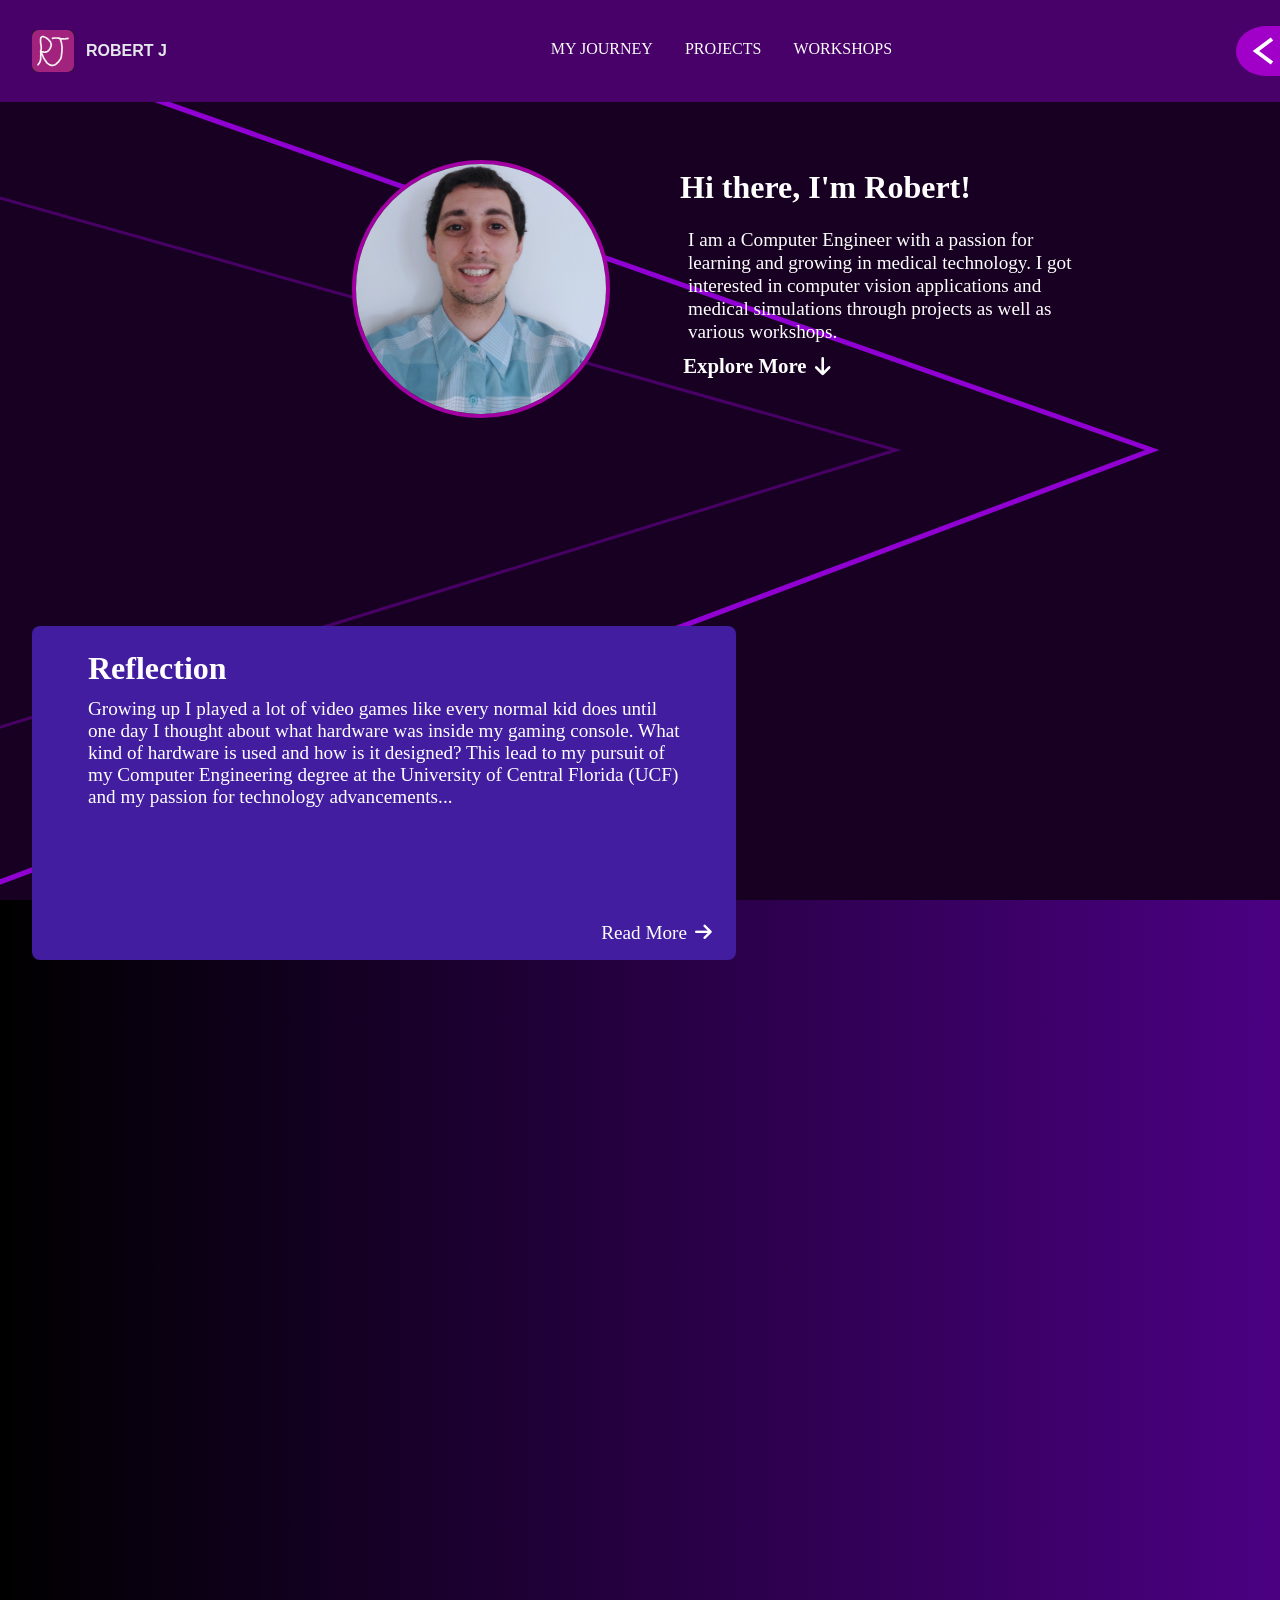
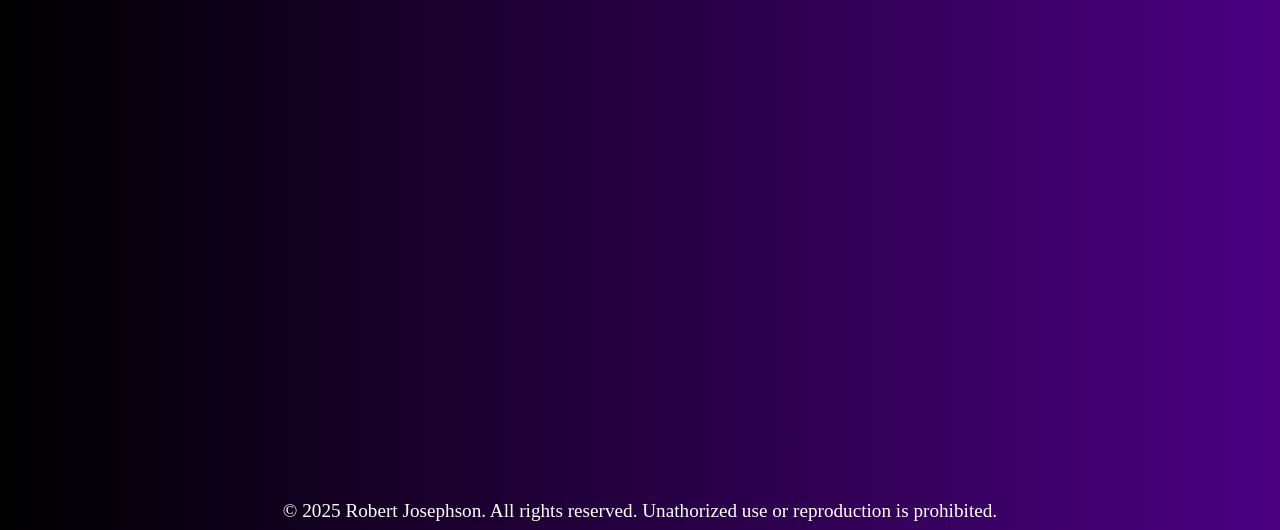
<file: index.html>
<!DOCTYPE html>
<html>
<head>
    <meta charset="UTF-8" />
    <meta name="viewport" content="width=device-width, initial-scale=1.0" />
    <meta name="description" content="Portfolio of Robert Josephson" />
    <meta name="author" content="Robert Josephson" />
    <meta name="copyright" content="&copy; 2025 Robert Josephson. All rights reserved." />
    <meta name="robots" content="index, follow" />
    
    <title>Home</title>
    <link rel="stylesheet" href="styles.css">
    <link rel="icon" href="favicon.ico" type="image/x-icon">
    <link rel="stylesheet" href="https://cdnjs.cloudflare.com/ajax/libs/font-awesome/6.5.0/css/all.min.css">
</head>
<body>
    <section class="home-bg">
        <svg class="poly-lines" viewBox="0 0 1000 1000" preserveAspectRatio="none">
            <polyline
                points="-300,-100 900,500 -300,1140"
                class="line line-main"
            />

            <polyline
                points="-300,100 700,500 -300,940"
                class="line line-secondary"
            />
        </svg>
    </section>
        <header class="navbar">
            <a href="index.html" class="brand">
                <img src="assets/Logo.svg" alt="RJ" class="logo">
                <span>Robert J</span>
            </a>

            <nav>
                <ul class="nav-links">
                    <li><a href="about.html">My Journey</a></li>
                    <li><a href="projects.html">Projects</a></li>
                    <li><a href="workshopcave.html">Workshops</a></li>
                </ul>
            </nav>

            <div class="socials-menu">
                <button class="social-switch">
                    <svg class="arrow"
                        xmlns="http://www.w3.org/2000/svg"
                        viewBox="0 0 24 24"
                        fill="none"
                        stroke="currentColor"
                        stroke-width="2">

                        <path d="M15 18l-8-6 8-6"/>
                    </svg>
                </button>

                <ul class="social-links">
                    <li><a href="https://github.com" ><i class="fab fa-github"></i></a></li>
                    <li><a href="https://linkedin.com"><i class="fab fa-linkedin"></i></a></li>
                </ul>
            </div>
        </header>

    <main>
        <div class="main-img">
                    <div class="img">
                        <img src="images/profile.jpeg" width="200" height="150"/>
                    </div>
                <div class="main-txt">
                    <h1>Hi there, I'm Robert!</h1>
                    <p>I am a Computer Engineer with a passion for learning and growing in medical technology. 
                        I got interested in computer vision applications and medical simulations through projects
                        as well as various workshops.
                    </p>

                    <a href="#explore" class="scroll-link">
                        Explore More
                        <i class="fa-solid fa-arrow-down"></i>
                    </a> 
                </div>
        </div>

        <section id="explore">
            <div class="box left">
                <h1>Reflection</h1>
                <p>Growing up I played a lot of video games like every normal kid does until one day 
                    I thought about what hardware was inside my gaming console. What kind of hardware is used 
                    and how is it designed? This lead to my pursuit of my Computer Engineering degree at
                    the University of Central Florida (UCF) and my passion for technology advancements...  
                </p>
                <br><a href="about.html">Read More
                    <i class="fa-solid fa-arrow-right"></i>
                </a>
            </div>
            <div class="box right">
                <h1>Projects</h1>
                <p>Over the years I had many projects from club involved to personal and even research projects.
                    My projects varied from CAD modeling, simulations, robotics, and computer vision applications.
                    Check out the demo videos, photos and descriptions of my projects...
                </p>
                <br><a href="projects.html">View Projects
                    <i class="fa-solid fa-arrow-right"></i>
                </a>
            </div>
            <div class="box left">
                <h1>Workshops</h1>
                <p>During my time at UCF I attended many workshops and even held a few myself. 
                    The workshops I attended were on topics such as Verilog, Arduino, Soldering, 
                    I2C/UART serial protocols and more. I also held workshops on I2C/UART protocols 
                    and computer vision applications...
                </p>
                <br><a href="workshopcave.html">View Workshops
                    <i class="fa-solid fa-arrow-right"></i>
                </a>
            </div>
        </section>
    </main>

    <footer>
        <p style="color: white; text-align: center;">&copy; 2025 Robert Josephson. All rights reserved. 
            Unathorized use or reproduction is prohibited.</p>
    </footer>

    <script src="script.js"></script>
</body>
</html>
</file>
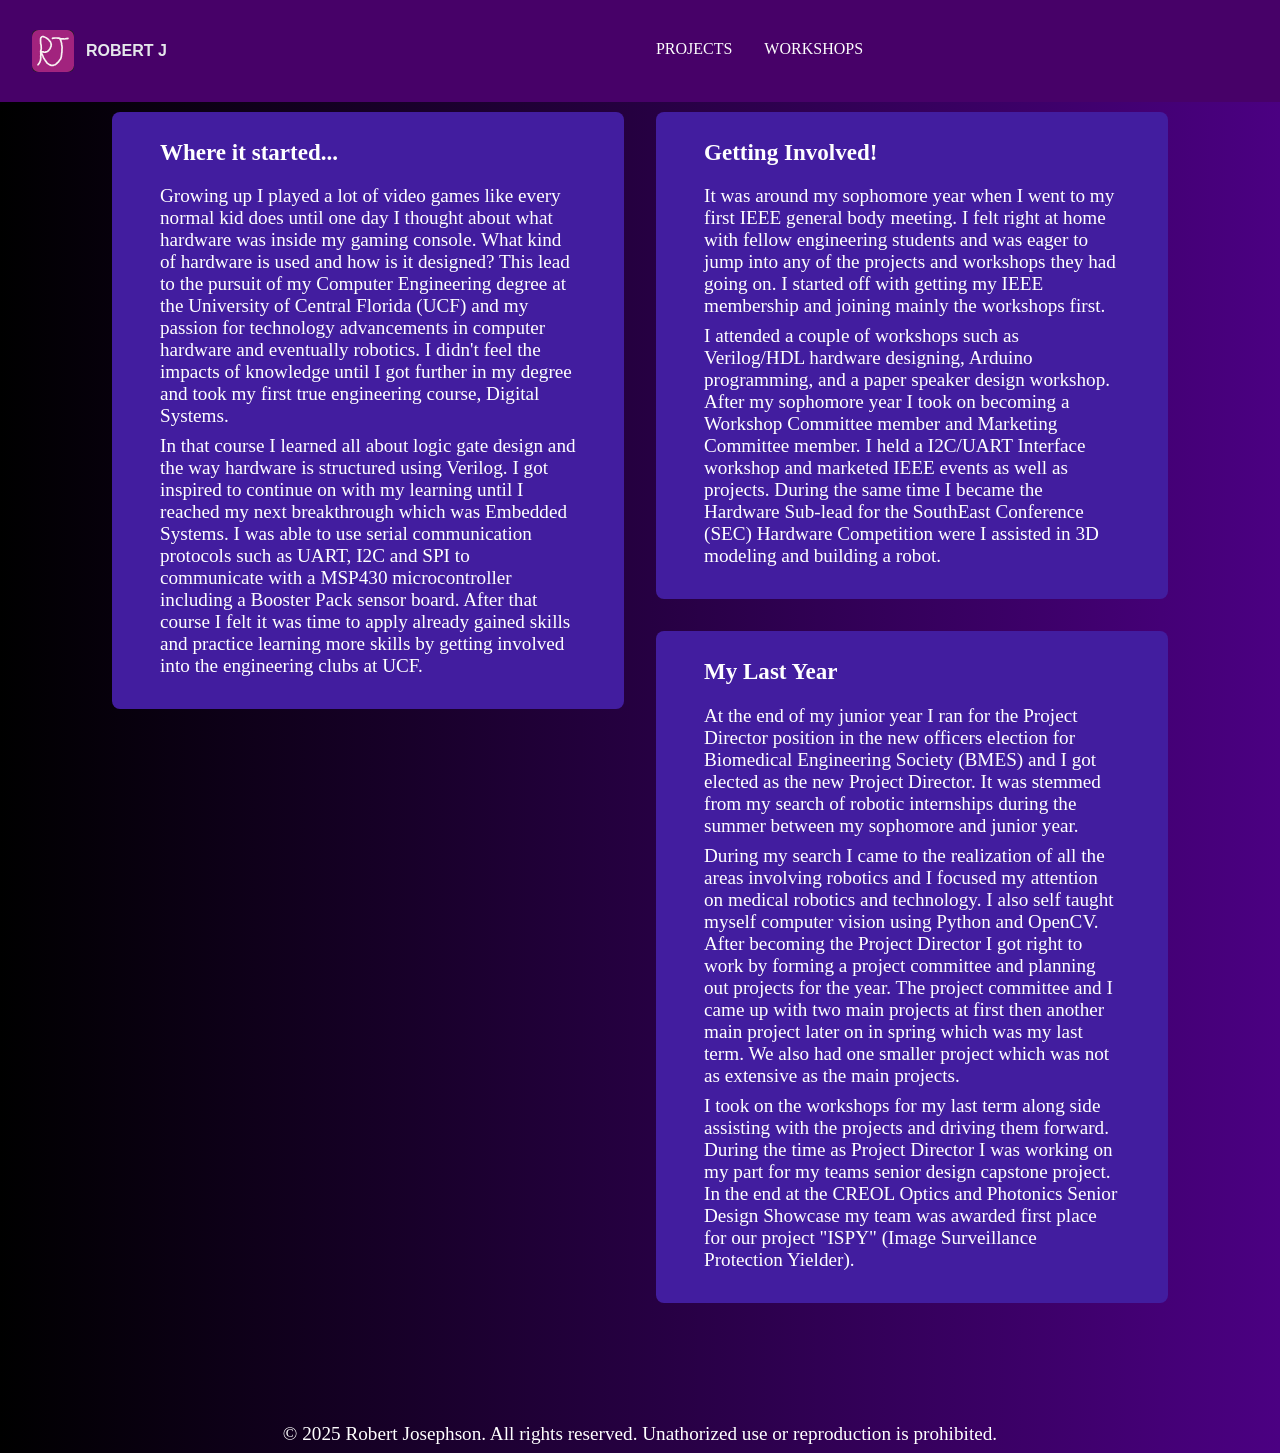
<file: about.html>
<!DOCTYPE html>
<html>
<head>
    <meta charset="UTF-8" />
    <meta name="viewport" content="width=device-width, initial-scale=1.0" />
    <meta name="description" content="Information about Robert Josephson" />
    <meta name="author" content="Robert Josephson" />
    <meta name="copyright" content="&copy; 2025 Robert Josephson. All rights reserved." />
    <meta name="robots" content="index, follow" />

    <title>My Journey</title>
    <link rel="stylesheet" type="text/css" href="styles.css">
    <link rel="icon" href="favicon.ico" type="image/x-icon">
    <link rel="stylesheet" href="https://cdnjs.cloudflare.com/ajax/libs/font-awesome/6.5.0/css/all.min.css">
</head>
<body>

    <header class="navbar">
        <a href="index.html" class="brand">
                <img src="assets/Logo.svg" alt="RJ" class="logo">
                <span>Robert J</span>
        </a>

        <nav>
            <ul class="nav-links">
                <li><a href="projects.html">Projects</a></li>
                <li><a href="workshopcave.html">Workshops</a></li>
            </ul>
        </nav>
    </header>

    <main>
        <div class="about-container">
            <div class="mainbox">
                    <h2>Where it started...</h2>
                    <p> Growing up I played a lot of video games like every normal kid does until one day 
                        I thought about what hardware was inside my gaming console. What kind of hardware is used 
                        and how is it designed? This lead to the pursuit of my Computer Engineering degree at
                        the University of Central Florida (UCF) and my passion for technology advancements in computer 
                        hardware and eventually robotics. I didn't feel the impacts of knowledge until I got further
                        in my degree and took my first true engineering course, Digital Systems.
                    </p> 
                    <p> In that course I learned all about logic gate design and the way hardware is structured using Verilog. I got inspired to
                        continue on with my learning until I reached my next breakthrough which was Embedded Systems. I 
                        was able to use serial communication protocols such as UART, I2C and SPI to communicate with a
                        MSP430 microcontroller including a Booster Pack sensor board. After that course I felt it was time
                        to apply already gained skills and practice learning more skills by getting involved into the 
                        engineering clubs at UCF.   
                    </p>
            </div>
            <div class="top-rbox">
                <h2>Getting Involved!</h2>
                <p> It was around my sophomore year when I went to my first IEEE general body meeting.
                    I felt right at home with fellow engineering students and was eager to jump into any of the 
                    projects and workshops they had going on. I started off with getting my IEEE membership and 
                    joining mainly the workshops first.
                </p>
                <p> I attended a couple of workshops such as Verilog/HDL 
                    hardware designing, Arduino programming, and a paper speaker design workshop. After my 
                    sophomore year I took on becoming a Workshop Committee member and Marketing Committee member.
                    I held a I2C/UART Interface workshop and marketed IEEE events as well as projects.
                    During the same time I became the Hardware Sub-lead for the SouthEast Conference (SEC) Hardware
                    Competition were I assisted in 3D modeling and building a robot.   
                </p>
            </div>
            <div class="bot-rbox">
                <h2>My Last Year</h2>
                <p> At the end of my junior year I ran for the Project Director position in the new officers 
                    election for Biomedical Engineering Society (BMES) and I got elected as the new Project Director.
                    It was stemmed from my search of robotic internships during the summer between my sophomore
                    and junior year.
                </p>
                <p> During my search I came to the realization of all the areas involving robotics
                    and I focused my attention on medical robotics and technology. I also self taught myself computer 
                    vision using Python and OpenCV. After becoming the Project Director I got right to work by forming a 
                    project committee and planning out projects for the year. The project committee and I came up with
                    two main projects at first then another main project later on in spring which was my last term. 
                    We also had one smaller project which was not as extensive as the main projects.
                </p> 
                <p> I took on the workshops for my last term along side assisting with the projects and driving them forward.
                    During the time as Project Director I was working on my part for my teams senior design capstone 
                    project. In the end at the CREOL Optics and Photonics Senior Design Showcase my team was awarded 
                    first place for our project "ISPY" (Image Surveillance Protection Yielder).    
                </p>
            </div>
        </div>
    </main> 

    <footer>
        <p style="color: white; text-align: center;">&copy; 2025 Robert Josephson. All rights reserved. 
            Unathorized use or reproduction is prohibited.</p>
    </footer>
    
</body>
</html>
</file>
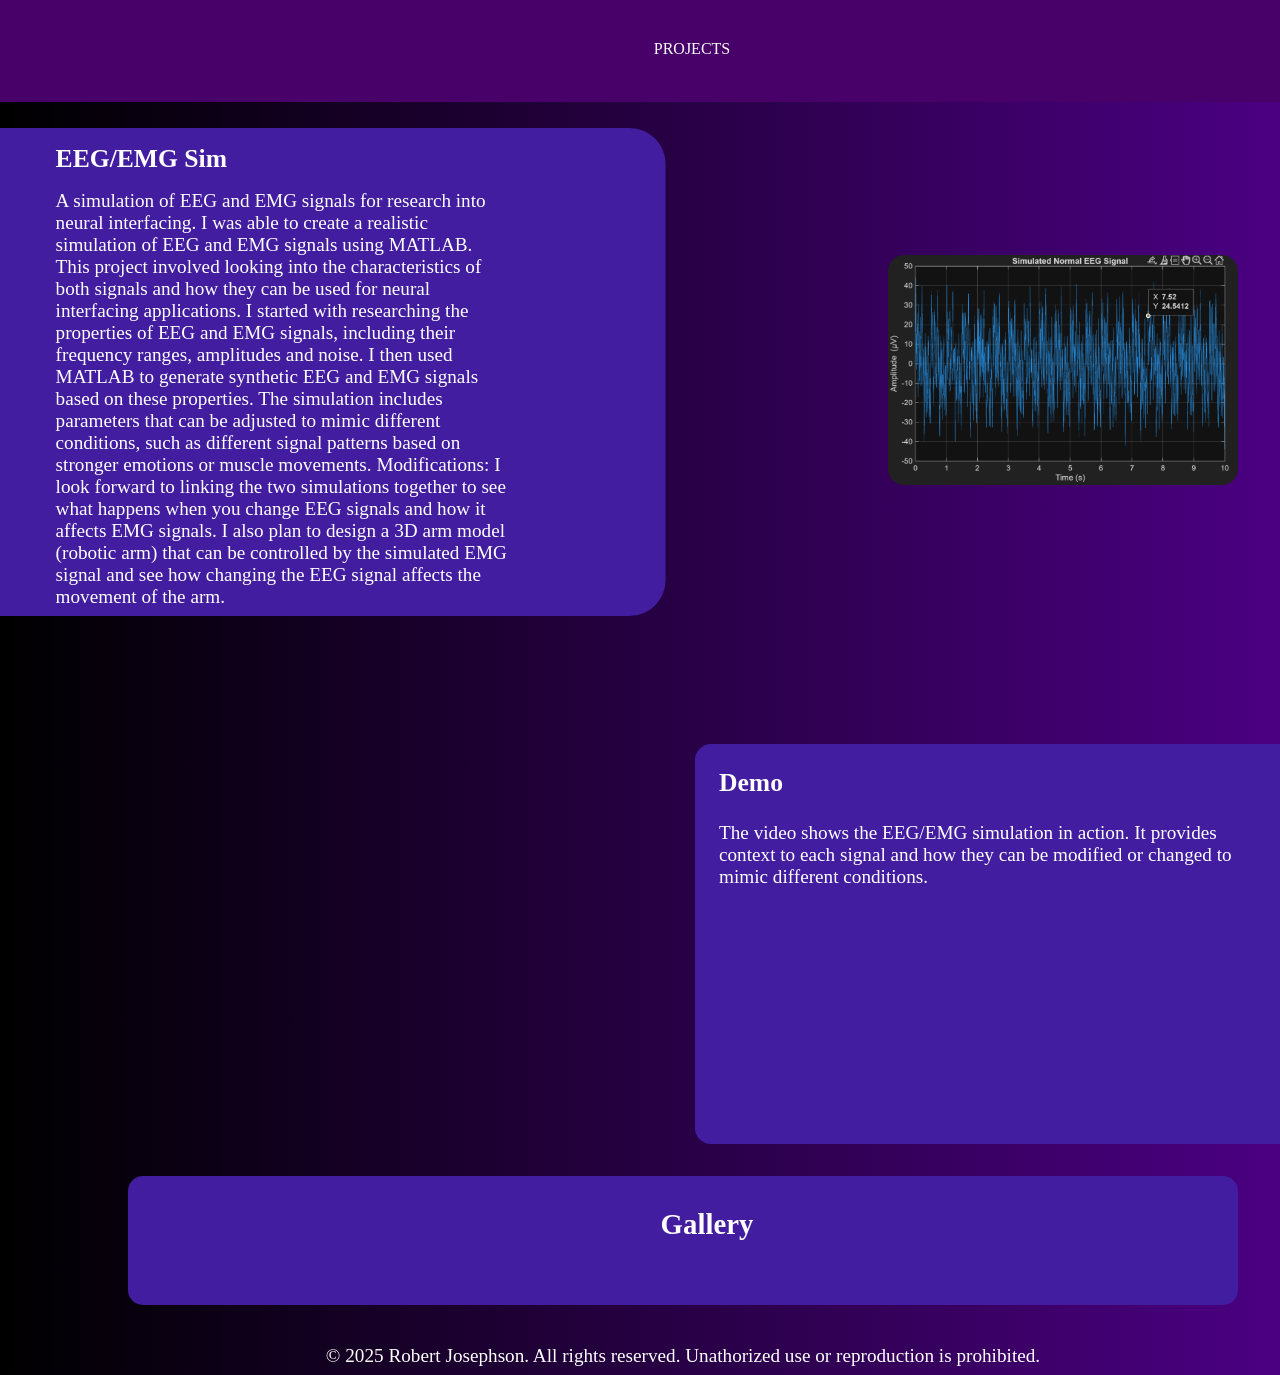
<file: eeg_emg_sim.html>
<!DOCTYPE html>
<html>
<head>
    <meta charset="UTF-8" />
    <meta name="viewport" content="width=device-width, initial-scale=1.0" />
    <meta name="description" content="Project showcase by Robert Josephson" />
    <meta name="author" content="Robert Josephson" />
    <meta name="copyright" content="&copy; 2025 Robert Josephson. All rights reserved." />
    <meta name="robots" content="index, follow" />

    <title>EEG/EMG simulation</title>
    <link rel="stylesheet" type="text/css" href="styles.css">
    <link rel="icon" href="favicon.ico" type="image/x-icon">
    <link rel="stylesheet" href="https://cdnjs.cloudflare.com/ajax/libs/font-awesome/6.5.0/css/all.min.css">
</head>

<body>
     <header class="navbar">
        <nav>
            <ul class="nav-links">
                <li><a href="projects.html">Projects</a></li>
            </ul>
        </nav>
    </header>

    <main>
        <div class="pro-top">
            <div class="pro-textbox1">
                <div class="pro-textbox-inner">
                    <h2>EEG/EMG Sim</h2>
                    <p>A simulation of EEG and EMG signals for research into neural interfacing.
                        I was able to create a realistic simulation of EEG and EMG signals 
                        using MATLAB. This project involved looking into the characteristics
                        of both signals and how they can be used for neural interfacing applications.
                        I started with researching the properties of EEG and EMG signals,
                        including their frequency ranges, amplitudes and noise. I then used
                        MATLAB to generate synthetic EEG and EMG signals based on these properties.
                        The simulation includes parameters that can be adjusted to mimic 
                        different conditions, such as different signal patterns based on stronger emotions
                        or muscle movements. 

                        Modifications: I look forward to linking the two simulations together to 
                        see what happens when you change EEG signals and how it affects EMG signals. I also plan
                        to design a 3D arm model (robotic arm) that can be controlled by the 
                        simulated EMG signal and see how changing the EEG signal affects the movement of the arm. 
                    </p>
                </div>
            </div>
            

            <div class="pro-img">
                <img src="images/eeg-sim/norm-eeg.png"> 
            </div>

        </div>

        <div class="pro-mid">
            <div class="pro-demo-wrapper" id="pro-demo-vid">
                 <iframe 
                    src="https://www.youtube.com/embed/uRJpMnjap6w"
                    frameborder="0" 
                    allowfullscreen>
                </iframe>
            </div>

            <div class="pro-textbox2">
                <h2>Demo</h2>
                <p>The video shows the EEG/EMG simulation in action. It provides context to each signal
                    and how they can be modified or changed to mimic different conditions.
                </p>
            </div>
        </div>

        <div class="pro-bot">
            <div class="gallery-header" onclick="toggleGallery(this)">
                <h2>Gallery</h2>
            </div>
            <div class="pro-gallery-sec">
                <div class="pro-gallery">
                    <img src="images/eeg-sim/med-amp.png">
                    <img src="images/eeg-sim/high-amp.png">
                    <img src="images/eeg-sim/no-noise.png">
                    <img src="images/eeg-sim/psd.png">
                    <img src="images/eeg-sim/spec.png">
                    <img src="images/eeg-sim/bpf.png">
                    <img src="images/eeg-sim/norm-emg.png">
                    <img src="images/eeg-sim/freq-spec1.png">
                    <img src="images/eeg-sim/freq-spec2.png">
                    <img src="images/eeg-sim/gamma-spike.png">
                </div>
            </div>
        </div>

    </main>

    <footer>
        <p style="color: white; text-align: center;">&copy; 2025 Robert Josephson. All rights reserved. Unathorized use or reproduction is prohibited.</p>
    </footer>

    <script src="script.js"></script>
</body>
</file>
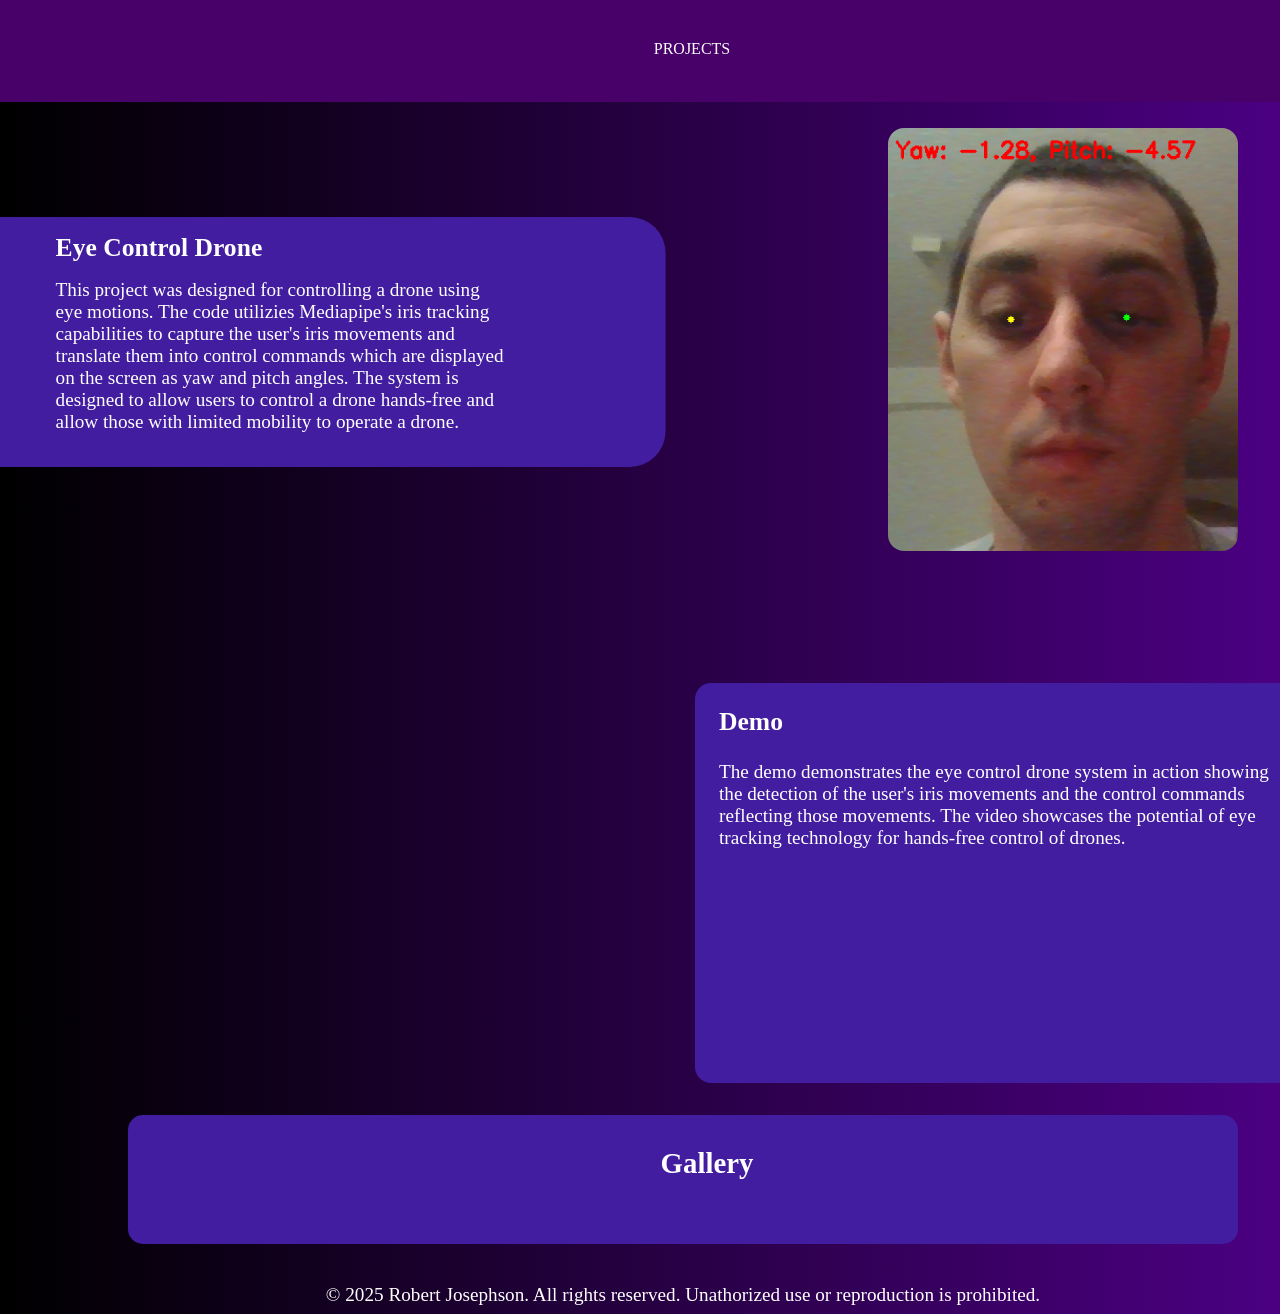
<file: eye_control_drone.html>
<!DOCTYPE html>
<html>
<head>
    <meta charset="UTF-8" />
    <meta name="viewport" content="width=device-width, initial-scale=1.0" />
    <meta name="description" content="Project showcase by Robert Josephson" />
    <meta name="author" content="Robert Josephson" />
    <meta name="copyright" content="&copy; 2025 Robert Josephson. All rights reserved." />
    <meta name="robots" content="index, follow" />

    <title>Eye Control Drone</title>
    <link rel="stylesheet" type="text/css" href="styles.css">
    <link rel="icon" href="favicon.ico" type="image/x-icon">
    <link rel="stylesheet" href="https://cdnjs.cloudflare.com/ajax/libs/font-awesome/6.5.0/css/all.min.css">
</head>

<body>
     <header class="navbar">
        <nav>
            <ul class="nav-links">
                <li><a href="projects.html">Projects</a></li>
            </ul>
        </nav>
    </header>

    <main>
        <div class="pro-top">
            <div class="pro-textbox1">
                <div class="pro-textbox-inner">
                    <h2>Eye Control Drone</h2>
                    <p>This project was designed for controlling a drone
                        using eye motions. The code utilizies Mediapipe's iris tracking capabilities to 
                        capture the user's iris movements and translate them into control commands which are displayed
                        on the screen as yaw and pitch angles. The system is designed
                        to allow users to control a drone hands-free and allow those
                        with limited mobility to operate a drone.
                    </p>
                </div>
            </div>
            

            <div class="pro-img">
                <img src="images/eye-control/eye-con.png"> 
            </div>

        </div>

        <div class="pro-mid">
             <div class="pro-demo-wrapper" id="pro-demo-vid">
                 <iframe 
                    src="https://www.youtube.com/embed/fPilnyBf-Zo"
                    frameborder="0" 
                    allowfullscreen>
                </iframe>
            </div>

            <div class="pro-textbox2">
                <h2>Demo</h2>
                <p>The demo demonstrates the eye control drone system in action showing 
                    the detection of the user's iris movements and the control commands
                    reflecting those movements. The video showcases the potential of eye tracking 
                    technology for hands-free control of drones.
                </p>
            </div>
        </div>

        <div class="pro-bot">
            <div class="gallery-header" onclick="toggleGallery(this)">
                <h2>Gallery</h2>
            </div>
            <div class="pro-gallery-sec">
                <div class="pro-gallery">
                    <img src="images/eye-control/functions.png">
                    <img src="images/eye-control/landmarking.png">
                    <img src="images/eye-control/controls.png">
                </div>
            </div>
        </div>

    </main>

    <footer>
        <p style="color: white; text-align: center;">&copy; 2025 Robert Josephson. All rights reserved. Unathorized use or reproduction is prohibited.</p>
    </footer>

    <script src="script.js"></script>
</body>
</file>
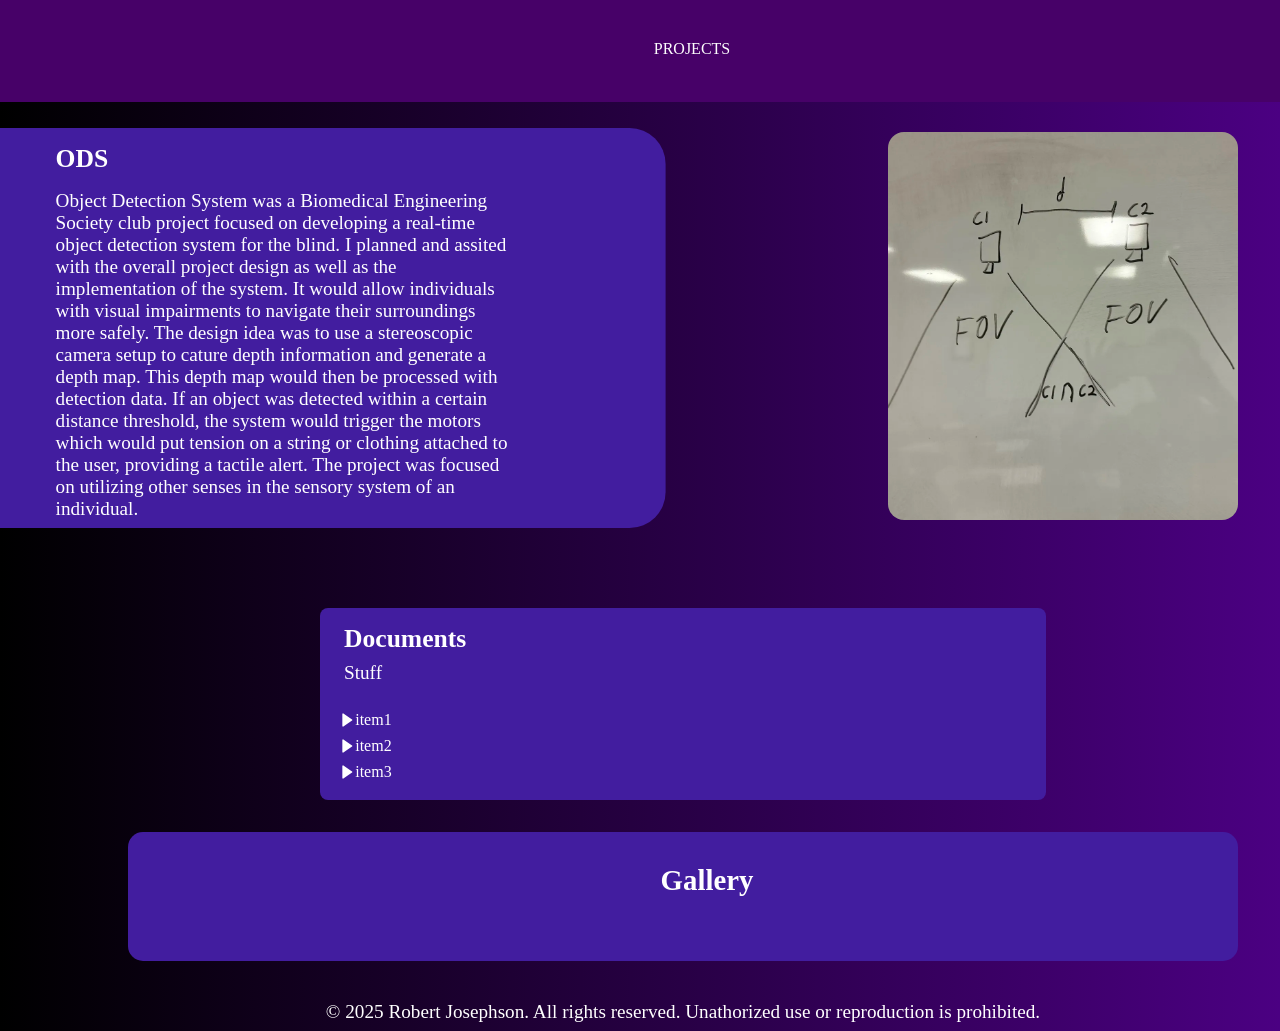
<file: ods.html>
<!DOCTYPE html>
<html>
<head>
    <meta charset="UTF-8" />
    <meta name="viewport" content="width=device-width, initial-scale=1.0" />
    <meta name="description" content="Project showcase by Robert Josephson" />
    <meta name="author" content="Robert Josephson" />
    <meta name="copyright" content="&copy; 2025 Robert Josephson. All rights reserved." />
    <meta name="robots" content="index, follow" />

    <title>ODS</title>
    <link rel="stylesheet" type="text/css" href="styles.css">
    <link rel="icon" href="favicon.ico" type="image/x-icon">
    <link rel="stylesheet" href="https://cdnjs.cloudflare.com/ajax/libs/font-awesome/6.5.0/css/all.min.css">
</head>

<body>
    <header class="navbar">
        <nav>
            <ul class="nav-links">
                <li><a href="projects.html">Projects</a></li>
            </ul>
        </nav>
    </header>

    <main>
        <div class="pro-top">
            <div class="pro-textbox1">
                <div class="pro-textbox-inner">
                    <h2>ODS</h2>
                    <p>Object Detection System was a Biomedical Engineering Society club project
                        focused on developing a real-time object detection system for the blind.
                        I planned and assited with the overall project design as well as 
                        the implementation of the system. It would allow individuals with visual 
                        impairments to navigate their surroundings more safely. The design idea 
                        was to use a stereoscopic camera setup to cature depth information and 
                        generate a depth map. This depth map would then be processed with detection 
                        data. If an object was detected within a certain distance threshold, the 
                        system would trigger the motors which would put tension on a string or 
                        clothing attached to the user, providing a tactile alert. The project
                        was focused on utilizing other senses in the sensory system of an individual. 
                    </p>
                </div>
            </div>
            

            <div class="pro-img">
                <img src="images/ods/ods.png"> 
            </div>

        </div>

        <div class="pro-mid1">
            <div class="pro-doc-content">
                <h2>Documents</h2>
                <p>Stuff</p>
                <ul>
                    <li>
                        <svg viewBox="0 0 24 24" width="16" height="16" fill="white">
                            <path d="M5.536 21.886a1.004 1.004 0 0 0 1.033-.064l13-9a1 1 0 0 0 0-1.644l-13-9A1 1 0 0 0 5 3v18a1 1 0 0 0 .536.886z"/>
                        </svg>
                        item1
                    </li>
                    <li>
                        <svg viewBox="0 0 24 24" width="16" height="16" fill="white">
                            <path d="M5.536 21.886a1.004 1.004 0 0 0 1.033-.064l13-9a1 1 0 0 0 0-1.644l-13-9A1 1 0 0 0 5 3v18a1 1 0 0 0 .536.886z"/>
                        </svg>
                        item2
                    </li>
                    <li>
                        <svg viewBox="0 0 24 24" width="16" height="16" fill="white">
                            <path d="M5.536 21.886a1.004 1.004 0 0 0 1.033-.064l13-9a1 1 0 0 0 0-1.644l-13-9A1 1 0 0 0 5 3v18a1 1 0 0 0 .536.886z"/>
                        </svg>
                        item3
                    </li>
                </ul>
            </div>
        </div>

        <div class="pro-bot">
            <div class="gallery-header" onclick="toggleGallery(this)">
                    <h2>Gallery</h2>
            </div>
            <div class="pro-gallery-sec">
                <div class="pro-gallery">
                    <img src="images/ods/planning.jpg">
                    <img src="images/ods/drafting-idea.jpg">
                </div>
            </div>
        </div>

    </main>

    <footer>
        <p style="color: white; text-align: center;">&copy; 2025 Robert Josephson. All rights reserved. Unathorized use or reproduction is prohibited.</p>
    </footer>

    <script src="script.js"></script>
</body>
</file>
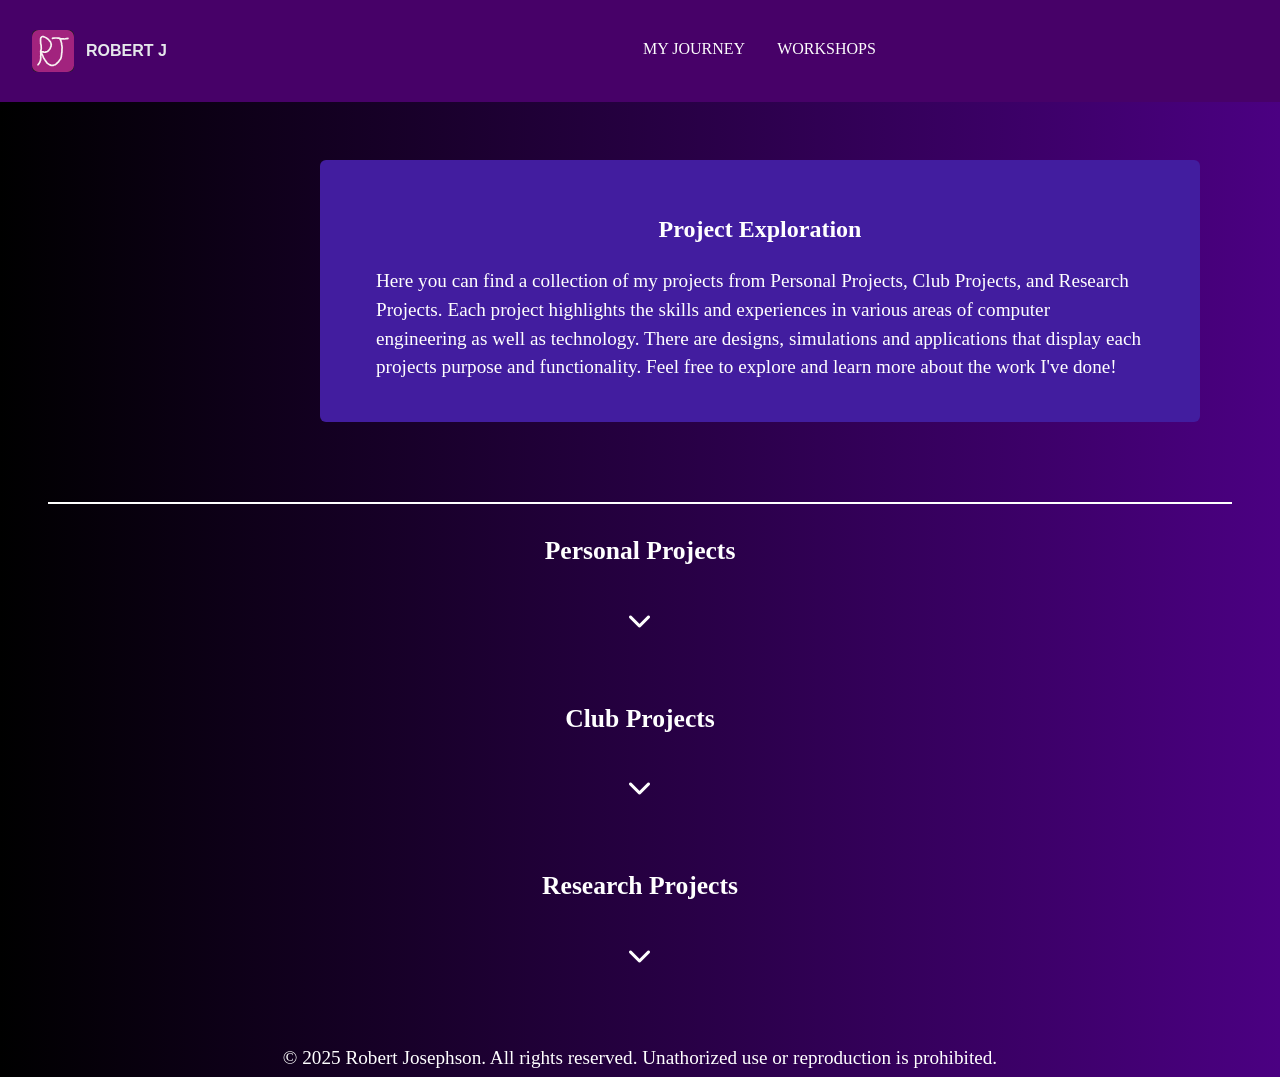
<file: projects.html>
<!DOCTYPE html>
<html>
<head>
    <meta charset="UTF-8" />
    <meta name="viewport" content="width=device-width, initial-scale=1.0" />
    <meta name="description" content="Project showcase by Robert Josephson" />
    <meta name="author" content="Robert Josephson" />
    <meta name="copyright" content="&copy; 2025 Robert Josephson. All rights reserved." />
    <meta name="robots" content="index, follow" />

    <title>Projects</title>
    <link rel="stylesheet" type="text/css" href="styles.css">
    <link rel="icon" href="favicon.ico" type="image/x-icon">
    <link rel="stylesheet" href="https://cdnjs.cloudflare.com/ajax/libs/font-awesome/6.5.0/css/all.min.css">
</head>

<body>

    <header class="navbar">
        <a href="index.html" class="brand">
                <img src="assets/Logo.svg" alt="RJ" class="logo">
                <span>Robert J</span>
        </a>

        <nav>
            <ul class="nav-links">
                <li><a href="about.html">My Journey</a></li>
                <li><a href="workshopcave.html">Workshops</a></li>
            </ul>
        </nav>
    </header>
          
    <main>
        <div class="project-contentbox">
            <h3>Project Exploration</h3>
            <p>
                Here you can find a collection of my projects from Personal Projects, Club Projects, and Research Projects.
                Each project highlights the skills and experiences in various areas of computer engineering as well as technology.
                There are designs, simulations and applications that display each projects purpose and functionality.
                Feel free to explore and learn more about the work I've done!
            </p>
        </div>

        <div class="border"></div>
        <div class="section-header">
            <h3>Personal Projects</h3>
        </div>
        <section class = "project-section">
            <div class = "project-header" onclick="toggleSection(this)">
                <i class="fa-solid fa-chevron-down"></i>
            </div>
            <div class="project-grid">
                <div class="project-slot"
                    style="background-image: url('images/seizer-det/seizer-det.png');"
                    onclick="window.location.href='seizure_detection.html'">

                    <div class="slot-content">
                        <h3 class="project-title">Seizure Detection</h3>
                        <p class="desc">Python-based seizure detection program using Mediapipe</p>
                    </div>
                </div>

                <div class="project-slot"
                    style="background-image: url('images/eye-control/eye-con.png');"
                    onclick="window.location.href='eye_control_drone.html'">

                    <div class="slot-content">
                        <h3 class="project-title">Eye Controlled Drone</h3>
                        <p class="desc">Eye-tracking python program for drone control</p>
                    </div>
                </div>

                <div class="project-slot"
                    style="background-image: url('images/rc-design/rc.png');"
                    onclick="window.location.href='rc_car.html'">

                    <div class="slot-content">
                        <h3 class="project-title">RC Car Cover</h3>
                        <p class="desc">Lightening McQueen RC Car Cover</p>
                    </div>
                </div>

                <div class="project-slot"
                    style="background-image: url('images/sd/sd-test.png');"
                    onclick="window.location.href='sd_project.html'">

                    <div class="slot-content">
                        <h3 class="project-title">Senior Design Project</h3>
                        <p class="desc">Free-Space Optical Security System</p>
                    </div>
                </div>

            </div>
        </section>

        <div class="section-header">
            <h3>Club Projects</h3>
        </div>
        <section class = "project-section">
            <div class = "project-header" onclick="toggleSection(this)">
                <i class="fa-solid fa-chevron-down"></i>
            </div>
            <div class="project-grid">
                <div class="project-slot"
                    style="background-image: url('images/sec-bot/full-bot.jpg');"
                    onclick="window.location.href='sec_robot.html'">

                    <div class="slot-content">
                        <h3 class="project-title">SouthEastern Conference Robot</h3>
                        <p class="desc">IEEE SouthEast Conference Hardware Competition Robot</p>
                    </div>
                </div>

                <div class="project-slot"
                    style="background-image: url('images/bcts/bcts-case.png');"
                    onclick="window.location.href='bcts.html'">

                    <div class="slot-content">
                        <h3 class="project-title">Blood Coagulation Testing System</h3>
                        <p class="desc">Device to test coagulation levels in blood for diabetics</p>
                    </div>
                </div>

                <div class="project-slot"
                    style="background-image: url('images/ods/ods.png');"
                    onclick="window.location.href='ods.html'">

                    <div class="slot-content">
                        <h3 class="project-title">Object Detection System</h3>
                        <p class="desc">Object detection system for visually impaired individuals</p>
                    </div>
                </div>
            </div>
        </section>

        <div class="section-header">
            <h3>Research Projects</h3>
        </div>
        <section class = "project-section">
            <div class = "project-header" onclick="toggleSection(this)">
                <i class="fa-solid fa-chevron-down"></i>
            </div>
            <div class="project-grid">
                <div class="project-slot"
                    style="background-image: url('images/eeg-sim/norm-eeg.png');"
                    onclick="window.location.href='eeg_emg_sim.html'">

                    <div class="slot-content">
                        <h3 class="project-title">EEG/EMG Sim</h3>
                        <p class="desc">Simulation of EEG and EMG signals to research different conditions</p>
                    </div>
                </div>

                <!--
                <div class="project-slot"
                    onclick="window.location.href='blood_flow_sim.html'">

                    <div class="slot-content">
                        <h3 class="project-title"> Heart Blood Flow Sim</h3>
                        <p class="desc">Simulation of blood flow through the heart for medical research</p>
                    </div>
                </div>
                -->
            </div>
        </section>
    </main>

    <footer>
        <p style="color: white; text-align: center;">&copy; 2025 Robert Josephson. All rights reserved. Unathorized use or reproduction is prohibited.</p>
    </footer>

    <script src="script.js"></script>

</body>
</html>
</file>
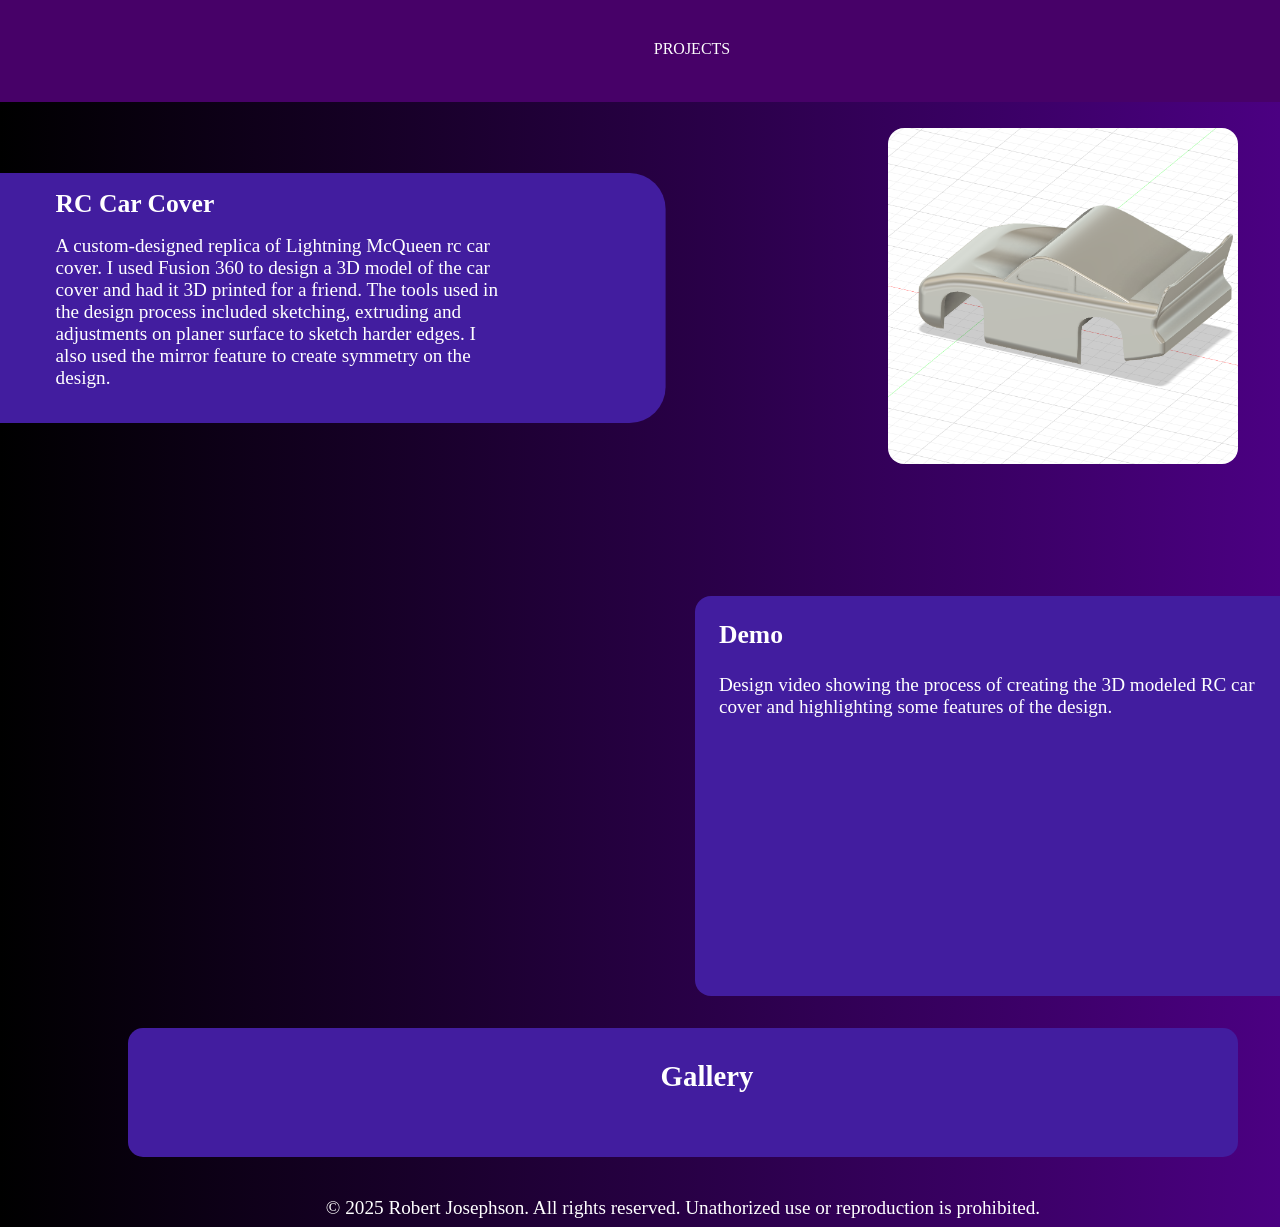
<file: rc_car.html>
<!DOCTYPE html>
<html>
<head>
    <meta charset="UTF-8" />
    <meta name="viewport" content="width=device-width, initial-scale=1.0" />
    <meta name="description" content="Project showcase by Robert Josephson" />
    <meta name="author" content="Robert Josephson" />
    <meta name="copyright" content="&copy; 2025 Robert Josephson. All rights reserved." />
    <meta name="robots" content="index, follow" />

    <title>RC Car</title>
    <link rel="stylesheet" type="text/css" href="styles.css">
    <link rel="icon" href="favicon.ico" type="image/x-icon">
    <link rel="stylesheet" href="https://cdnjs.cloudflare.com/ajax/libs/font-awesome/6.5.0/css/all.min.css">
</head>

<body>
    <header class="navbar">
        <nav>
            <ul class="nav-links">
                <li><a href="projects.html">Projects</a></li>
            </ul>
        </nav>
    </header>

    <main>
        <div class="pro-top">
            <div class="pro-textbox1">
                <div class="pro-textbox-inner">
                    <h2>RC Car Cover</h2>
                    <p>A custom-designed replica of Lightning McQueen rc car cover. I used Fusion 360 to 
                        design a 3D model of the car cover and had it 3D printed for a friend. The tools
                        used in the design process included sketching, extruding and adjustments on planer surface 
                        to sketch harder edges. I also used the mirror feature to create symmetry on the design.
                    </p>
                </div>
            </div>
            

            <div class="pro-img">
                <img src="images/rc-design/rc.png"> 
            </div>

        </div>

        <div class="pro-mid">
            <div class="pro-demo-wrapper" id="pro-demo-vid">
                 <iframe 
                    src="https://www.youtube.com/embed/NKxUL_vINso"
                    frameborder="0" 
                    allowfullscreen>
                </iframe>
            </div>

            <div class="pro-textbox2">
                <h2>Demo</h2>
                <p>Design video showing the process of creating the 3D modeled RC car cover and highlighting
                    some features of the design.
                </p>
            </div>
        </div>

        <div class="pro-bot">
            <div class="gallery-header" onclick="toggleGallery(this)">
                <h2>Gallery</h2>
            </div>
            <div class="pro-gallery-sec">
                <div class="pro-gallery">
                    <img src="images/rc-design/left.png">
                    <img src="images/rc-design/right.png">
                    <img src="images/rc-design/under.png">
                    <img src="images/rc-design/curve-plane.png">
                    <img src="images/rc-design/mid-plane.png">
                </div>
            </div>
        </div>

    </main>

    <footer>
        <p style="color: white; text-align: center;">&copy; 2025 Robert Josephson. All rights reserved. Unathorized use or reproduction is prohibited.</p>
    </footer>

    <script src="script.js"></script>
</body>
</file>
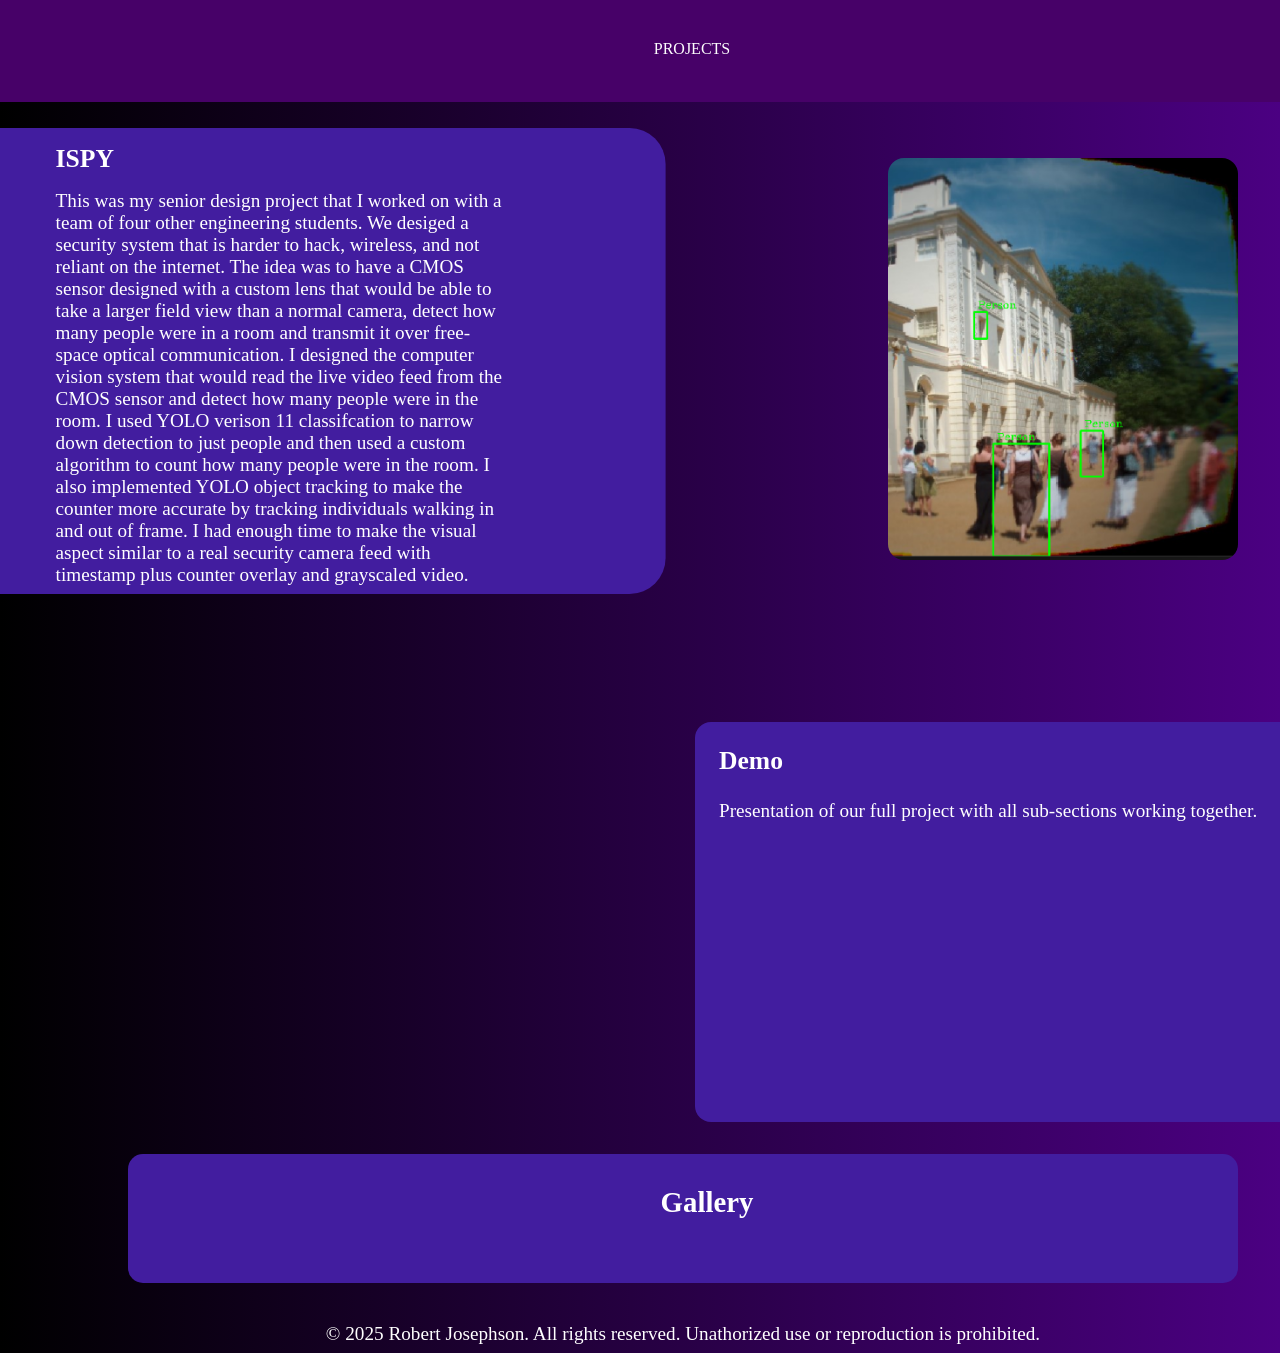
<file: sd_project.html>
<!DOCTYPE html>
<html>
<head>
    <meta charset="UTF-8" />
    <meta name="viewport" content="width=device-width, initial-scale=1.0" />
    <meta name="description" content="Project showcase by Robert Josephson" />
    <meta name="author" content="Robert Josephson" />
    <meta name="copyright" content="&copy; 2025 Robert Josephson. All rights reserved." />
    <meta name="robots" content="index, follow" />

    <title>SD Project</title>
    <link rel="stylesheet" type="text/css" href="styles.css">
    <link rel="icon" href="favicon.ico" type="image/x-icon">
    <link rel="stylesheet" href="https://cdnjs.cloudflare.com/ajax/libs/font-awesome/6.5.0/css/all.min.css">
</head>

<body>
    <header class="navbar">
        <nav>
            <ul class="nav-links">
                <li><a href="projects.html">Projects</a></li>
            </ul>
        </nav>
    </header>

    <main>
        <div class="pro-top">
            <div class="pro-textbox1">
                <div class="pro-textbox-inner">
                    <h2>ISPY</h2>
                    <p>This was my senior design project that I worked on
                        with a team of four other engineering students. We desiged a security system
                        that is harder to hack, wireless, and not reliant on the internet.
                        The idea was to have a CMOS sensor designed with a custom lens
                        that would be able to take a larger field view than a normal camera, 
                        detect how many people were in a room and transmit it over free-space optical
                        communication. I designed the computer vision system that would
                        read the live video feed from the CMOS sensor and detect
                        how many people were in the room. I used YOLO verison 11 classifcation to narrow
                        down detection to just people and then used a custom algorithm to count
                        how many people were in the room. I also implemented YOLO object tracking
                        to make the counter more accurate by tracking individuals walking in and out
                        of frame. I had enough time to make the visual aspect similar to a real security
                        camera feed with timestamp plus counter overlay and grayscaled video.   
                    </p>
                </div>
            </div>
            

            <div class="pro-img">
                <img src="images/sd/sd-test.png"> 
            </div>

        </div>

        <div class="pro-mid">
            <div class="pro-demo-wrapper" id="pro-demo-vid">
                 <iframe 
                    src="https://www.youtube.com/embed/Ikax2n9PCNg"
                    frameborder="0" 
                    allowfullscreen>
                </iframe>
            </div>

            <div class="pro-textbox2">
                <h2>Demo</h2>
                <p>Presentation of our full project with all sub-sections working together.</p>
            </div>
        </div>

        <div class="pro-bot">
            <div class="gallery-header" onclick="toggleGallery(this)">
                <h2>Gallery</h2>
            </div>
            <div class="pro-gallery-sec">
                <div class="pro-gallery">
                    <img src="images/sd/first-page.png">
                    <img src="images/sd/sec-page.png">
                    <img src="images/sd/Hardware Diagram.jpg">
                    <img src="images/sd/Software Flowchart.jpg">
                    <img src="images/sd/Case Diagram.jpg">
                    <img src="images/sd/first-proto.png">
                    <img src="images/sd/sec-proto.png">
                    <img src="images/sd/final-proto.png">
                    <img src="images/sd/person-det.png">
                    <img src="images/sd/phone-det.png">
                    <img src="images/sd/overall-design.jpg">
                </div>
            </div>
        </div>

    </main>

    <footer>
        <p style="color: white; text-align: center;">&copy; 2025 Robert Josephson. All rights reserved. Unathorized use or reproduction is prohibited.</p>
    </footer>

    <script src="script.js"></script>
</body>
</file>
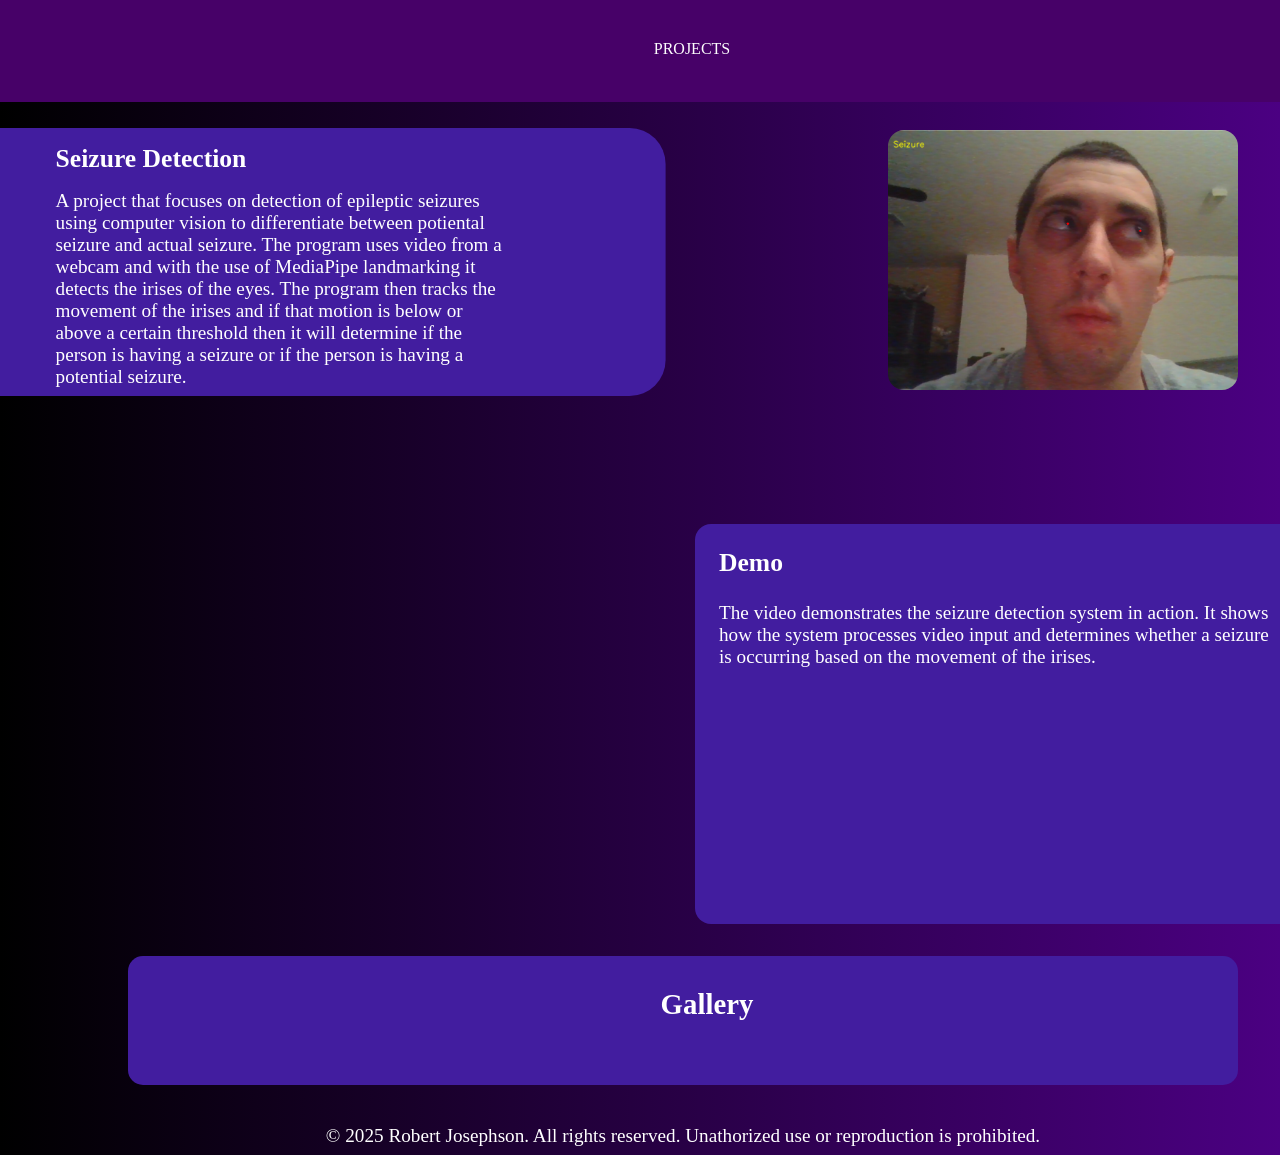
<file: seizure_detection.html>
<!DOCTYPE html>
<html>
    <head>
        <meta charset="UTF-8" />
        <meta name="viewport" content="width=device-width, initial-scale=1.0" />
        <meta name="description" content="Project showcase by Robert Josephson" />
        <meta name="author" content="Robert Josephson" />
        <meta name="copyright" content="&copy; 2025 Robert Josephson. All rights reserved." />
        <meta name="robots" content="index, follow" />

        <title>Seizure Detection</title>
        <link rel="stylesheet" type="text/css" href="styles.css">
        <link rel="icon" href="favicon.ico" type="image/x-icon">
        <link rel="stylesheet" href="https://cdnjs.cloudflare.com/ajax/libs/font-awesome/6.5.0/css/all.min.css">
    </head>

    <body>
        <header class="navbar">
            <nav>
                <ul class="nav-links">
                    <li><a href="projects.html">Projects</a></li>
                </ul>
            </nav>
        </header>

        <main>
            <div class="pro-top">
                <div class="pro-textbox1">
                    <div class="pro-textbox-inner">
                        <h2>Seizure Detection</h2>
                        <p>A project that focuses on detection of epileptic seizures using computer vision
                            to differentiate between potiental seizure and actual seizure. The program uses video from
                            a webcam and with the use of MediaPipe landmarking it detects the irises of the eyes.
                            The program then tracks the movement of the irises and if that motion is below or
                            above a certain threshold then it will determine if the person is having a seizure
                            or if the person is having a potential seizure.
                        </p>
                    </div>
                </div>
                

                <div class="pro-img">
                    <img src="images/seizer-det/seizer-det.png"> 
                </div>

            </div>

            <div class="pro-mid">
                <div class="pro-demo-wrapper" id="pro-demo-vid">
                 <iframe 
                    src="https://www.youtube.com/embed/W3qtG561GNA"
                    frameborder="0" 
                    allowfullscreen>
                </iframe>
            </div>

                <div class="pro-textbox2">
                    <h2>Demo</h2>
                    <p>The video demonstrates the seizure detection system in action. It shows
                        how the system processes video input and determines whether a seizure is 
                        occurring based on the movement of the irises. 
                    </p>
                </div>
            </div>

            <div class="pro-bot">
                <div class="gallery-header" onclick="toggleGallery(this)">
                    <h2>Gallery</h2>
                </div>
                <div class="pro-gallery-sec">
                    <div class="pro-gallery">
                        <img src="images/seizer-det/localization.png">
                        <img src="images/seizer-det/thresholds.png">
                    </div>
                </div>
            </div>

        </main>

        <footer>
            <p style="color: white; text-align: center;">&copy; 2025 Robert Josephson. All rights reserved. Unathorized use or reproduction is prohibited.</p>
        </footer>

        <script src="script.js"></script>

    </body>
</html>
</file>
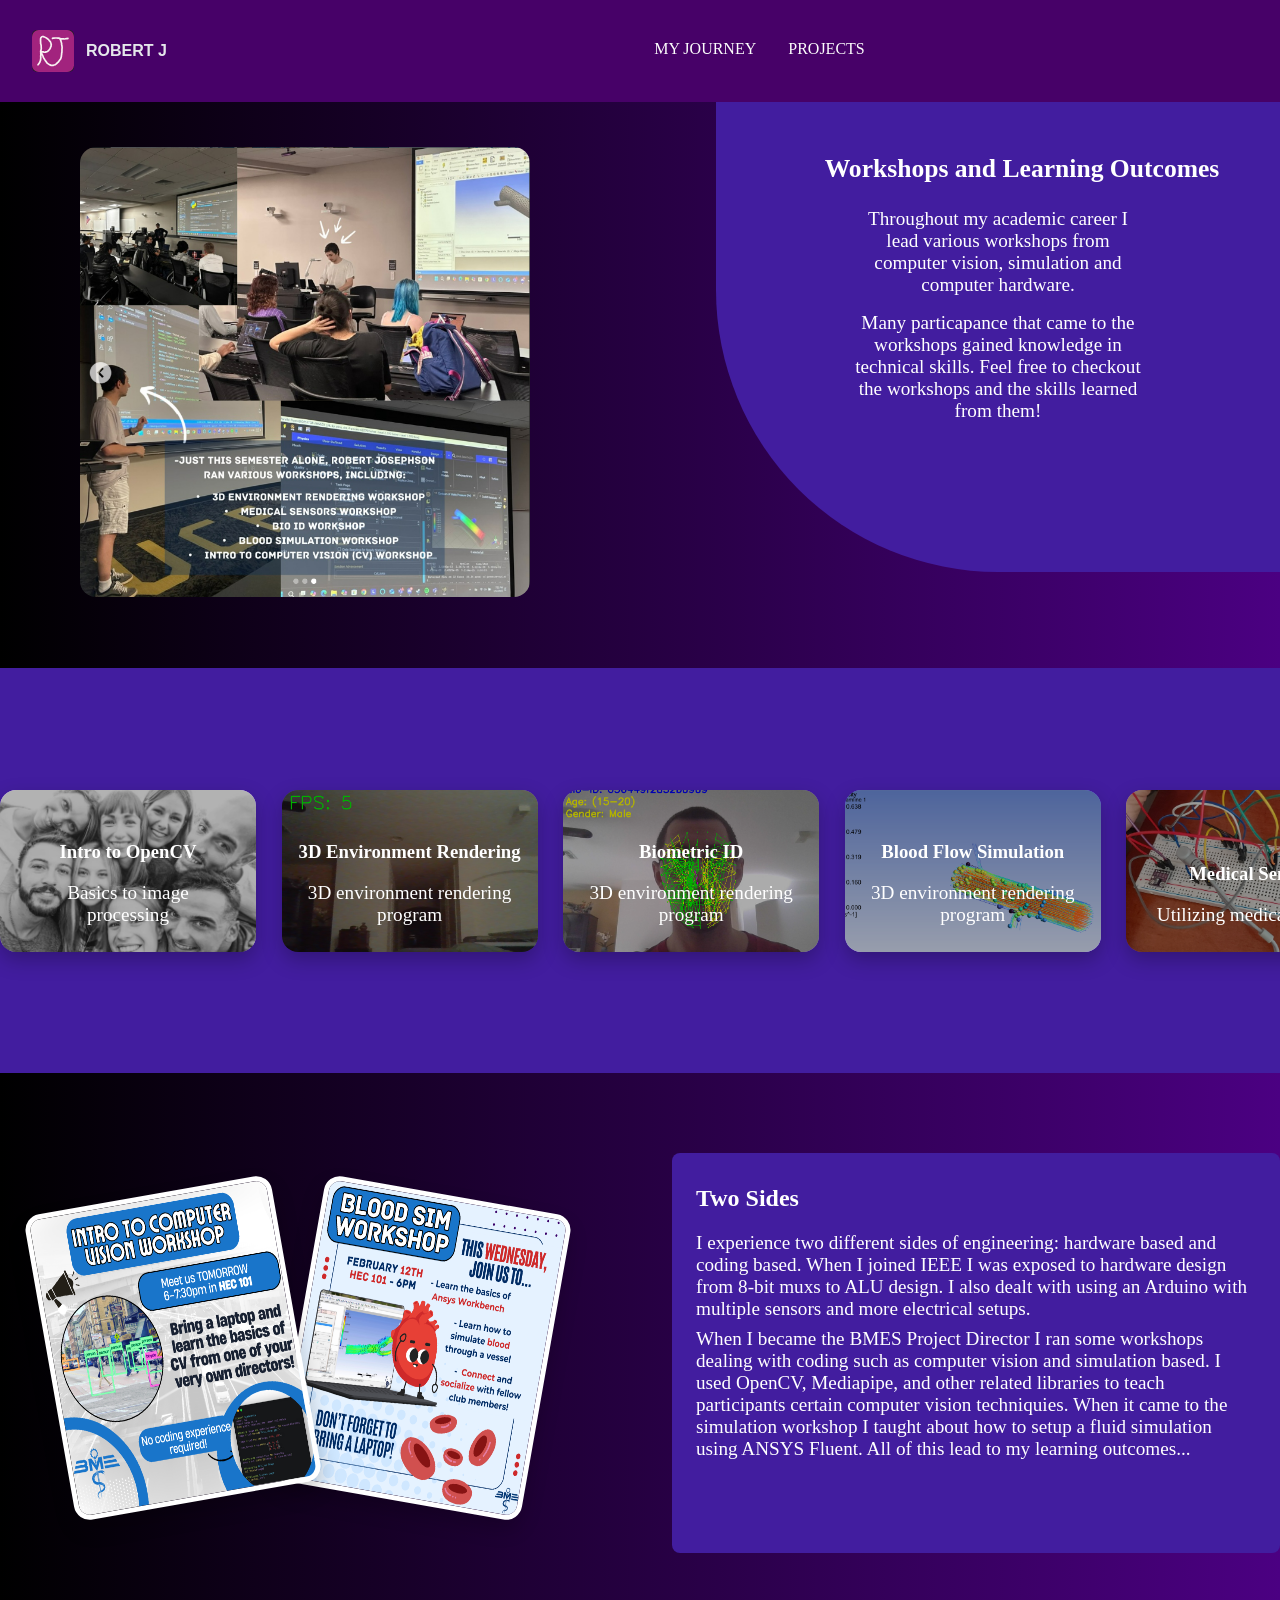
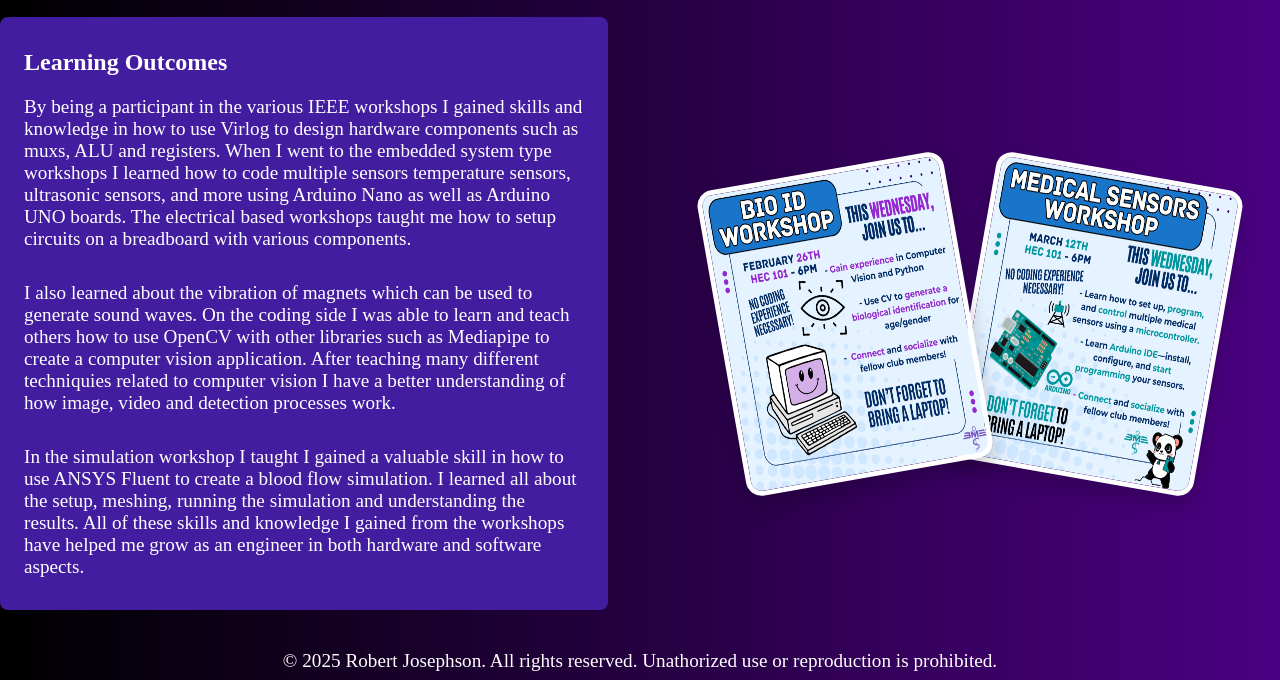
<file: workshopcave.html>
<!DOCTYPE html>
<html>
    <head>
        <meta charset="utf-8" />
        <meta name="viewport" content="width=device-width, initial-scale=1.0" />
        <meta name="description" content="Project showcase by Robert Josephson" />
        <meta name="author" content="Robert Josephson" />
        <meta name="copyright" content="&copy; 2025 Robert Josephson. All rights reserved." />
        <meta name="robots" content="index, follow" />

        <title>Workshops</title>
        <link rel="stylesheet" type="text/css" href="styles.css">
        <link rel="icon" href="favicon.ico" type="image/x-icon">
        <link rel="stylesheet" href="https://cdnjs.cloudflare.com/ajax/libs/font-awesome/6.5.0/css/all.min.css">
    </head>

    <body>
        <header class="navbar">
            <a href="index.html" class="brand">
                <img src="assets/Logo.svg" alt="RJ" class="logo">
                <span>Robert J</span>
            </a>
            
            <nav>
                <ul class="nav-links">
                    <li><a href="about.html">My Journey</a></li>
                    <li><a href="projects.html">Projects</a></li>
                </ul>
            </nav>
        </header>

        <main>
            <div class="ws-top-grid">
                <div class="ws-image">
                    <img src="images/ws-page/workshop.png">
                </div>
                
                <div class="ws-contentcircle">
                    <h2>Workshops and Learning Outcomes</h2>
                    <p>Throughout my academic career I lead various workshops from computer vision, simulation and computer hardware.</p> 
                    <p> Many particapance that came to the workshops gained knowledge in technical skills. Feel free to checkout 
                        the workshops and the skills learned from them!
                    </p>
                </div>
            </div>

            <div class="auto-scroller">
                <div class="scroll-track">
                    <div class="workshop-slot" 
                    style="background-image: url('images/OpenCV-basic/gray.png');"
                    data-workshop="basics">
                        <div class="slot-content">
                            <h3>Intro to OpenCV</h3>
                            <p >Basics to image processing</p>
                        </div>
                    </div>
                    <div class="workshop-slot" 
                    style="background-image: url('images/Env-Ren/fps-frame.png');"
                    data-workshop="rendering">
                        <div class="slot-content">
                            <h3>3D Environment Rendering</h3>
                            <p >3D environment rendering program</p>
                        </div>
                    </div>
                    <div class="workshop-slot" 
                    style="background-image: url('images/BioID/full-id.png');"
                    data-workshop="bioID">
                        <div class="slot-content">
                            <h3>Biometric ID</h3>
                            <p >3D environment rendering program</p>
                        </div>
                    </div>
                    <div class="workshop-slot" 
                    style="background-image: url('images/BF-sim/blood-flow.png');"
                    data-workshop="bloodflow">
                        <div class="slot-content">
                            <h3>Blood Flow Simulation</h3>
                            <p >3D environment rendering program</p>
                        </div>
                    </div>
                    <div class="workshop-slot"
                    style="background-image: url('images/Med-Sens/20250321_151423.jpg');" 
                    data-workshop="sensors">
                        <div class="slot-content">
                            <h3>Medical Sensors</h3>
                            <p >Utilizing medical sensors</p>
                        </div>
                    </div>
                    <div class="workshop-slot" 
                    style="background-image: url('images/UART_I2C/loop.png');"
                    data-workshop="hardware">
                        <div class="slot-content">
                            <h3>UART/I2C Communication</h3>
                            <p >Understanding UART & I2C communication protocols</p>
                        </div>
                    </div>
                    <div class="workshop-slot"
                    style="background-image: url('images/Paper-Sp/speaker.jpg');" 
                    data-workshop="speaker">
                        <div class="slot-content">
                            <h3>Paper Speaker</h3>
                            <p >Designing a paper speaker with electrical components.</p>
                        </div>
                    </div>
                </div>

                <div aria-hidden="true" class="scroll-track">
                    <div class="workshop-slot"  
                    style="background-image: url('images/OpenCV-basic/gray.png');"
                    data-workshop="basics">
                        <div class="slot-content">
                            <h3>Intro to OpenCV</h3>
                            <p >Basics to image processing</p>
                        </div>
                    </div>
                    <div class="workshop-slot" 
                    style="background-image: url('images/Env-Ren/fps-frame.png');"
                    data-workshop="rendering">
                        <div class="slot-content">
                            <h3>3D Environment Rendering</h3>
                            <p >3D environment rendering program</p>
                        </div>
                    </div>
                    <div class="workshop-slot" 
                    style="background-image: url('images/BioID/full-id.png');"
                    data-workshop="bioID">
                        <div class="slot-content">
                            <h3>Biometric ID</h3>
                            <p >3D environment rendering program</p>
                        </div>
                    </div>
                    <div class="workshop-slot" 
                    style="background-image: url('images/BF-sim/blood-flow.png');"
                    data-workshop="bloodflow">
                        <div class="slot-content">
                            <h3>Blood Flow Simulation</h3>
                            <p >3D environment rendering program</p>
                        </div>
                    </div>
                    <div class="workshop-slot"
                    style="background-image: url('images/Med-Sens/20250321_151423.jpg');"
                    data-workshop="sensors">
                        <div class="slot-content">
                            <h3>Medical Sensors</h3>
                            <p >Utilizing medical sensors</p>
                        </div>
                    </div>
                    <div class="workshop-slot"
                    style="background-image: url('images/UART_I2C/loop.png');" 
                    data-workshop="hardware">
                        <div class="slot-content">
                            <h3>UART/I2C Communication</h3>
                            <p >Understanding UART & I2C communication protocols</p>
                        </div>
                    </div>
                    <div class="workshop-slot"
                    style="background-image: url('images/Paper-Sp/speaker.jpg');" 
                    data-workshop="speaker">
                        <div class="slot-content">
                            <h3>Paper Speaker</h3>
                            <p >Designing a paper speaker with electrical components.</p>
                        </div>
                    </div>
                </div>
            </div>

            <div id="ws-info" class="ws-info hidden">
                <div class="ws-info-card">
                    <button class="close">x</button>

                    <h2 id="ws-title"></h2>
                    <p id="ws-desc"></p>

                    <div class="demo-wrapper-container" id="ws-demo-vid"></div>

                    <div class="gallery-section">
                        <h3 class="gallery-switch">Gallery
                            <i class="fa-solid fa-chevron-right"></i>
                        </h3>
                        <div id="ws-info-gallery" class="ws-gallery"></div>
                    </div>
                </div>
            </div>

        <div class="ws-grid">
                <div class="row">
                    <div class="side-img">
                        <img src="images/ws-page/introtocv.png">
                        <img src="images/ws-page/blood-ws.png">
                    </div>

                    <div class="ws-card ws-cbox">
                        <h2>Two Sides</h2>
                        <p> I experience two different sides of engineering: hardware based and coding based.
                            When I joined IEEE I was exposed to hardware design from 8-bit muxs to ALU design.
                            I also dealt with using an Arduino with multiple sensors and more electrical setups.
                        </p>
                        <p> When I became the BMES Project Director I ran some workshops dealing with coding such
                            as computer vision and simulation based. I used OpenCV, Mediapipe, and other related
                            libraries to teach participants certain computer vision techniquies. When it came to the
                            simulation workshop I taught about how to setup a fluid simulation using ANSYS Fluent.
                            All of this lead to my learning outcomes... 
                        </p>
                    </div>
                </div>

                <div class="row">
                    <div class="side-img">
                        <img src="images/ws-page/bioid-ws.png">
                        <img src="images/ws-page/medsen-ws.png">
                    </div>

                    <div class="ws-card learning-cbox">
                        <h2>Learning Outcomes</h2>
                        <p>By being a participant in the various IEEE workshops I gained skills and knowledge in
                        how to use Virlog to design hardware components such as muxs, ALU and registers. When I
                        went to the embedded system type workshops I learned how to code multiple sensors temperature
                        sensors, ultrasonic sensors, and more using Arduino Nano as well as Arduino UNO boards. The electrical based
                        workshops taught me how to setup circuits on a breadboard with various components. 
                        </p>
                        <p> I also learned about the vibration of magnets which can be used to generate sound waves. On the coding side
                        I was able to learn and teach others how to use OpenCV with other libraries such as Mediapipe to 
                        create a computer vision application. After teaching many different techniquies related to computer vision 
                        I have a better understanding of how image, video and detection processes work.
                        </p> 
                        <p>In the simulation workshop I taught I gained a valuable skill in how to use ANSYS Fluent to create a blood flow simulation. I learned all about the setup, 
                        meshing, running the simulation and understanding the results. All of these skills and knowledge I gained
                        from the workshops have helped me grow as an engineer in both hardware and software aspects.   
                        </p>
                    </div>
                </div>

            </div>
        </main>

        <footer>
            <p style="color: white; text-align: center;">&copy; 2025 Robert Josephson. All rights reserved. Unathorized use or reproduction is prohibited.</p>
        </footer>

        <script src="script.js"></script>
    </body>
</html>
</file>
<file: styles.css>
/*main body*/
html {
    overflow-y: scroll;
    overflow-x: hidden;
}

body {
    min-height: 100vh;
    margin: 0;
    background: linear-gradient(to right, black, #4B0082); 
    position: relative;
    overflow-x: hidden;
    display: grid;
    grid-template-rows: auto 1fr auto;
}

/*----------------------------------------------------------------------------------------------------------*/
/*creates triangles*/
.home-bg {
    position:fixed;
    inset: 0;
    width: 100%;
    height: 100vh;
    overflow: hidden;
    background: #170022;
    z-index: -1;
}

.poly-lines{
    position: absolute;
    inset: 0;
    width: 100%;
    height: 100%;
}

.line {
    fill: none;
    vector-effect: non-scaling-stroke;
}

.line-main {
    stroke: #b000ff;
    stroke-width: 5;
    opacity: 0.8;
}

.line-secondary {
    stroke: #7a00aa;
    stroke-width: 3;
    opacity: 0.5;
}

/*----------------------------------------------------------------------------------------------------------*/
/*navigation bar setup*/
.navbar {
    display: grid;
    grid-template-areas: "left center right";
    grid-template-columns: auto 1fr auto;
    align-items: center;
    position: fixed;
    width: 100%;
    padding: 1.5rem 2rem;
    text-transform: uppercase;
    background-color:rgb(71, 1, 104);
    z-index: 10;
}

/*----------------------------------------------------------------------------------------------------------*/
/*icon setup*/
.brand {
  display: flex;
  align-items: center;
  grid-area: left;
  gap: 0.75rem;
  text-decoration: none;
  color: #E5E7EB;
  font-family: 'Geist', sans-serif;
  font-weight: 600;
}

.logo {
  width: 42px;
  height: auto;
  border-radius: 5px;
  transition: transform 0.3s ease;
}

.logo:hover {
  transform: rotate(-4deg) scale(1.05);
}

/*----------------------------------------------------------------------------------------------------------*/
/*navigation links setup*/
nav {
    grid-area: center;
}

.nav-links {
    list-style: none;
    display: flex;
    justify-content: center;
    gap: 2rem;
}

.nav-links li a {
    color: #fdfdfd;
    text-decoration: none;
    display: inline-block;
    padding-bottom: 2px;
    border-bottom: 2px solid transparent;
    transition: color 0.3s, border-bottom 0.3s, transform 0.3s;
    font-size: 1em;
}

.nav-links li a:hover {
    color: rgb(162, 0, 162);
    border-bottom: 2px solid rgb(162, 0, 162);
    transform: translateY(5px);
}

/*----------------------------------------------------------------------------------------------------------*/
/*social menu setup*/
.socials-menu{
    position: relative;
    grid-area: right;
}

.social-switch {
    width: 60px;
    height: 50px;
    margin-right: 1rem;
    border: none;
    cursor: pointer;
    background: rgb(160, 0, 200);
    color: white;
    border-radius: 50% 0 0 50%;
    display: flex;
    position: relative;
    align-items: center;
    justify-content: center;
    transition: transform 0.3s ease, width 0.35s ease, border-radius 0.35s ease;
    z-index: 2;
}

.social-switch:hover {
    transform: translateX(-5px);
}

.socials-menu.active .social-switch{
    width: 100px;
    border-radius: 25px 0 0 25px;
}

.arrow {
    font-size: 1.5rem;
    transition: transform 0.3s ease;
}

.socials-menu.active .arrow {
    transform: rotate(-90deg);
}

.social-links {
    position: absolute;
    right: 2rem;
    top: 110%;
    display: flex;
    flex-direction: column;
    align-items: center;
    list-style: none;
    padding: 0;
    margin: 0;
    background: rgb(160, 0, 200);
    border-radius: 1rem;
    overflow: hidden;
    opacity: 0;
    transform: translateX(40px) translateY(-20px);
    pointer-events: none;
    transition: opacity 0.35s ease, transform 0.35s ease;
}

.socials-menu.active .social-links {
    opacity: 1;
    transform: translateX(-20px) translateY(0);
    pointer-events: auto;
}

.social-links a {
    display: block;
    padding: 1rem;
    color: white;
    text-decoration: none;
    transition: background 0.3s ease;
}

.social-links a:hover {
    background: rgb(85, 0, 120);
}

/*----------------------------------------------------------------------------------------------------------*/
/*body block setup (home page)*/
.block {
    background-color: rgba(63, 20, 172, 0.7); 
    height: 20vh;
    margin: 2rem;
    padding: 2rem;
    display: flex;
    flex-direction: row; 
    align-items: center;
    gap: 2rem;
    border-radius: 8px;
    cursor: pointer; 
    transition: transform 0.2s ease, background-color 0.2s ease;
}

.block:hover {
    transform: scale(1.02); 
    background-color: rgba(63, 20, 172, 0.85);
}

.img {
    display: flex;
    align-items: center;
    justify-content: flex-start; 
}

.img img {
    border-radius: 6px;
    max-height: 100%;
}

/*----------------------------------------------------------------------------------------------------------*/
/*Bio Card (home page)*/
.main-img{
    margin-top: 8rem;
    margin-left: 20rem;
    padding: 2rem;
    display: grid;
    grid-template-columns: 280px 1fr;
    position: relative;
    align-items: start;
    gap: 2rem;
    border-radius: 8px;
    z-index: 1; 
}

.main-img img{
    width: 250px;              
    height: 250px;
    flex-shrink: 0;             
    object-fit: cover;         
    border-radius: 60%;        
    border: 4px solid rgb(162, 0, 162);
}

.main-txt{
    font-size: 1.5rem;
    line-height: 1.2;
    max-width: 75%;
    word-wrap: break-word;
    color: white;
}

.main-txt h1{
    position: relative;
    left: 1rem;
    font-size: 2rem;
    margin-top: 0.5rem;
}

.main-txt p{
    position: relative;
    font-size: 1.2rem;
}

html{
    scroll-behavior: smooth;
}

.scroll-link {
    display: inline-flex;
    align-items: center;
    position: relative;
    margin-top: -0.5rem;
    left: 1.2rem;
    font-size: 1.3rem;
    font-weight: bold;
    text-decoration: none;
    color: white;
    cursor: pointer;
    transition: color 0.3s ease;
}

.scroll-link:hover {
    color: rgb(162, 0, 162);
}

.scroll-link i {
    margin-left: 8px;
    font-size: 1.3rem;
    transition: transform 0.3s ease;
}

.scroll-link:hover i {
    transform: translateY(5px);
}

/*Explore Section (home page)*/
#explore {
    display: flex;
    flex-direction: column;
    gap: 3rem;
    padding: 8rem 2rem;
}

.box{
    height: 30vh;
    width: 50vw;
    margin: 3rem 0;
    padding: 2rem;
    position: relative;
    border-radius: 8px;
    z-index: 2;
    background-color: rgb(66, 29, 159);

    opacity: 0;
    transform: translateX(0);
    transition: opacity 0.8s ease, transform 0.8s ease;
}

.box.left{
    align-self: flex-start;
    transform: translateX(-100px);
}

.box.right{
    align-self: flex-end;
    transform: translateX(100px);
}

.box.show {
    opacity: 1;
    transform: translateX(0);
}

.box h1{
    position: relative;
    left: 1.5rem;
    font-size: 2rem;
    margin-top: -0.5rem;
    color: white;
}

.box p{
    font-size: 1.2rem;
    margin: -1rem 1.5rem;
    color: white;
}

.box a{
    color: white;
    text-decoration: none;
    font-size: 1.2rem;
    position: absolute;
    display:flex;
    align-items: center;
    bottom: 1rem;
    right: 1.5rem;
    gap: 0.5rem; 
}

.box a:hover {
    color: rgb(162, 0, 162);
}

.box i{
    font-size: 1.2rem;
    transition: transform 0.3s ease;
}

.box a:hover i {
    transform: translateX(5px);
}

/*----------------------------------------------------------------------------------------------------------*/
/*About page setup*/
.about-container {
    margin: 5rem;
    padding: 2rem;
    display: grid;
    grid-template-columns: minmax(300px, 1fr) minmax(300px, 1fr);
    grid-auto-rows: auto auto;
    gap: 2rem;
    border-radius: 8px;
}

.mainbox {
    grid-column: 1;
    grid-row: 1 / span 2; 
    background-color: rgb(66, 29, 159);
    border-radius: 8px;
    padding: 1.5rem;
    height: auto;
    align-self: start;
    color: white;
    font-size: clamp(0.9rem, 1.2vw, 1.1rem);
}

.top-rbox {
    grid-column: 2;
    grid-row: 1;
    background-color: rgb(66, 29, 159);
    border-radius: 8px;
    padding: 1.5rem;
    color: white;
    font-size: clamp(0.9rem, 1.2vw, 1.1rem);
}

.bot-rbox {
    grid-column: 2;
    grid-row: 2;
    background-color: rgb(66, 29, 159);
    border-radius: 8px;
    padding: 1.5rem;
    color: white;
    font-size: clamp(0.9rem, 1.2vw, 1.1rem);
}

/*----------------------------------------------------------------------------------------------------------*/
/*Project page setup*/
.project-contentbox {
    margin: 10rem 5rem 0 20rem; 
    padding: 2rem;
    border-radius: 6px;
    position: relative;
    background-color: rgb(66, 29, 159);
    transform: translateY(50px);
    opacity: 0;
    transition: transform 1.5s ease, opacity 1.5s ease;
}

.project-contentbox.visible {
    transform: translateY(0);
    opacity: 1;
}

.project-contentbox h3{
    font-size: 1.5rem;
    align-content: center;

}

.project-contentbox p{
    font-size: 1.2rem;
    margin-top: 0.5rem;
    line-height: 1.5;
    color: white;
}

.border {
    margin:5rem 3rem 0; 
    border-bottom: white 2px solid;
}

.section-header{
    margin: 2rem 32rem 0;
}

.section-header h3{
    font-size: 1.6rem;
}

.project-section {
    border-radius: 12px;
    padding: 1rem;
    margin: 0 10rem 2rem 10rem;
    overflow: hidden;
    max-height: 250px;
    transition: max-height 0.6s ease;
    position:relative;
}

.project-section.expanded{
    max-height: 500px; 
}

.project-header{
    display: flex;
    flex-direction: column;
    align-items: center;
    cursor: pointer;
    position: relative;
}

.project-header i {
    font-size: 1.5rem;
    color: white;
    transition: transform 0.3s ease;
}

.project-header i:hover {
    transform: translateY(5px);
}

.project-grid {
    display: grid;
    grid-template-columns: repeat(auto-fit, minmax(150px, 1fr));
    gap: clamp(0.5rem, 1vw, 1rem);
    margin-top: 1.5rem;
    max-height: 0;
    opacity: 0;
    transform: translateY(-10px);
    transition: max-height 0.6s ease, opacity 0.4s ease, transform 0.4s ease;
}

.project-section.expanded .project-grid {
    max-height: 500px;
    opacity: 1;
    transform: translateY(0);
}

.project-slot {
    height: 280px;
    width: 220px;
    border-radius: 16px;
    background-size: cover;
    background-position: center;
    overflow: hidden;
    position: relative;
    transition: all 0.25s ease;
    cursor: pointer;
}

.project-slot:hover {
    transform: translateY(-5px);
    box-shadow: 0 4px 12px rgba(0,0,0,0.15);
}

.project-slot::before {
    content: "";
    position: absolute;
    inset: 0;
    border-radius: inherit;
    background: rgba(0, 0, 0, 0.3);
    transition: background 0.4s ease, backdrop-filter 0.4s ease;
}

.project-slot:hover::before {
    background: rgba(0, 0, 0, 0.4);
    backdrop-filter: blur(7px);
}

.slot-content {
    position: absolute;
    bottom: 0;
    text-align: center;
    left: 50%;
    transform: translateX(-50%);
    width: 100%;
    color: #fff;
    padding: 1.1rem;
    transition: all 0.4s ease;
}

.project-slot:hover .slot-content {
    bottom: 20%;
}

.project-title {
    font-size: 1.2rem;
    transition: all 0.4s ease;
}

.desc {
    font-size: 0.95rem;
    margin-top: 0.5rem;
    line-height: 1.4;
    max-height: 4em;
    text-overflow: ellipsis;
    overflow: hidden;
    opacity: 0;
    display: -webkit-box;
    line-clamp: 3;
    -webkit-line-clamp: 3;
    -webkit-box-orient: vertical;
    transition: opacity 0.4s ease;
}

.project-slot:hover .project-title {
    transform: translateY(-60%);
    font-size: 1.2rem;
}

.project-slot:hover .desc {
    opacity: 1;
}

/*----------------------------------------------------------------------------------------------------------*/
/*Project slot page setup*/
.pro-top {
    display: grid;
    grid-template-columns: 1fr 1fr;
    gap: clamp(1rem, 2vw, 1.5rem);
    align-items: center;
    margin: 8rem;
}

.pro-img {
    position: relative;
    justify-self: center;
}

.pro-img img {
    width: 350px;
    height: auto;
    margin-left: -2rem;
    border-radius: 16px;
    object-fit: cover;
    color: white;
}

.pro-textbox1 {
    position: relative;
    display: flex;
    flex-direction: column;
    min-height: 250px;
    left: 50%;
    transform: translateX(-80%);
    width: 60vw;
    border-radius: 0 36px 36px 0;
    background-color: rgb(66, 29, 159);
}

.pro-textbox-inner {
    max-width: 500px;
    margin-inline: auto;
    padding-inline: clamp(1.5rem, 6vw, 3rem);
}

.pro-textbox1 h2 {
    font-size: clamp(1.3rem, 2vw, 1.8rem);
    margin: 1rem 0;
    color: white;
}

.pro-textbox1 p {
    font-size: clamp(1rem, 1.5vw, 1.2rem);
    color: white;
}

.pro-mid {
    display: grid;
    grid-template-columns: 1fr 1fr;
    gap: clamp(1rem, 2vw, 1.5rem);
    align-items: center;

}

.pro-demo-wrapper{
    position: relative;
    width: 450px;
    margin: 2rem 0;
    aspect-ratio: 16 / 9;
    justify-self: center;
    transition: transform 0.4s ease, width 0.4s ease;
}

.pro-demo-wrapper iframe {
    width: 100%;
    height: 100%;
    border-radius: 12px;
    transition: transform 0.4s ease;
    transform-origin: left center;
    will-change: transform;
}

.pro-demo-wrapper.expand iframe{
    width: 70%;
    transform: scale(1.03);
}

.pro-textbox2 {
    position: relative;
    width: min(60vw, 600px);
    height: min(50vh, 400px);
    border-radius: 16px;
    background-color: rgb(66, 29, 159);
}

.pro-textbox2 h2 {
    font-size: clamp(1.3rem, 2vw, 1.8rem);
    margin: 1.5rem 0;
    color: white;
}

.pro-textbox2 p {
    font-size: clamp(1rem, 1.5vw, 1.2rem);
    max-width: 60ch;
    color: white;
}

.pro-mid1{
    position: relative;
    margin: 2rem clamp(1rem, 25vw, 20rem);
    margin-top: -3rem;
    background-color: rgb(66, 29, 159);
    border-radius: 8px;
}
.pro-doc-content{
    position: relative;
    display: flex;
    margin-inline: auto;
    flex-direction: column;
}

.pro-doc-content h2 {
    font-size: clamp(1.3rem, 2vw, 1.8rem);
    margin: 1rem 0;
    color: white;
}

.pro-doc-content p {
    font-size: clamp(1rem, 1.5vw, 1.2rem);
    margin-top: -0.5rem;
    color: white;
}

.pro-doc-content ul {
    display: flex;
    flex-direction: column;
    gap: 8px;
    list-style: none;
    padding: 0;
    margin: 1.2rem;
}

.pro-doc-content li {
    display: flex;
    align-items: center;
    color: white;
}

.pro-bot {
    margin: 2rem clamp(1rem, 10vw, 20rem);
    background-color: rgb(66, 29, 159);
    border-radius: 15px;
    overflow: hidden;
    max-height: 250px;
    transition: max-height 0.6s ease;
}

.pro-bot.expanded {
    max-height: 500px;
}

.gallery-header {
    display: flex;
    align-items: center;
    gap: clamp(1rem, 0.5vw, 1.5rem);
    text-align: center;
    cursor: pointer;
    font-size: clamp(1rem, 1.5vw, 1.5rem);
    color: white;
}

.gallery-header h2{
    margin: 2rem auto;
}

.pro-gallery-sec{
    display: flex;
    flex-direction: column;
    gap: clamp(1rem,2vw,1.5rem);
    margin-right: 0 2rem;
}

.pro-gallery {
    display: grid;
    grid-template-columns: repeat(auto-fit, minmax(150px, 200px));
    gap: clamp(1rem, 2vw, 1.5rem);
    margin: 1rem;
    max-height: 0;
    justify-content: center;
    opacity: 0;
    overflow: hidden;
    transform: translateY(-10px);
    transition: max-height 0.4s ease, opacity 0.3s ease, transform 0.4s ease;
    
}

.pro-bot.expanded .pro-gallery {
    max-height: 500px;
    opacity: 1;
    transform: translateY(0);
}

.pro-gallery img {
    width: 100%;
    height: 100px;
    object-fit: cover;
    border-radius: 10px;
    cursor: pointer;
    transition: transform 0.3s;
}

.pro-gallery img:hover {
    transform: scale(1.05);
}

#lightbox-overlay {
    position: fixed;
    top: 0;
    left: 0;
    width: 100%;
    height: 100%;
    background: rgba(0,0,0,0.8);
    display: flex;
    justify-content: center;
    align-items: center;
    z-index: 9999;
    cursor: zoom-out;
}

#lightbox-img {
    max-width: 90%;
    max-height: 90%;
    border-radius: 10px;
    box-shadow: 0 0 20px rgba(0,0,0,0.5);
}

/*----------------------------------------------------------------------------------------------------------*/
/*Workshop page setup*/
.ws-top-grid{
    display: grid;
    grid-template-columns: minmax(250px, 1fr) 1fr;
    align-items: center;
    gap: clamp(2rem, 5vw, 4rem);
}

.ws-image {
    position: relative;
    margin-top: 8rem;
}

.ws-image img {
    width: 450px;
    margin-left: 5rem;
    object-fit: cover;
    border-radius: 16px;
}

.ws-contentcircle {
    margin-left: auto;
    position: relative;
    width: min(40vw, 500px);
    height: min(70vh, 500px);
    min-width: 250px;
    min-height: 250px;
    border-bottom-left-radius: 50%;
    margin: 0.5rem 0 3rem auto;
    padding: 2rem;  
    display: flex;
    flex-direction: column;
    align-items: center;
    justify-content: center;
    color: white;
    text-align: center;
    background-color: rgb(66, 29, 159);
}

.ws-contentcircle h2 {
    font-size: clamp(1.3rem, 2vw, 1.8rem);
    margin-bottom: 1rem;
}

.ws-contentcircle p {
    font-size: clamp(1rem, 1.5vw, 1.2rem);
    max-width: 30ch;
}

.auto-scroller {
    position: relative;
    margin-top: 3rem;
    width: 100%;
    max-width: 100vw;
    height: clamp(280px, 45vh, 420px);
    overflow: hidden;
    background: rgb(66, 29, 159);
    display: flex;
    align-items: center;
    --gap: clamp(1rem, 2vw, 2rem);
    gap: var(--gap);
}

.auto-scroller::-webkit-scrollbar {
    display: none; 
}

.scroll-track {
    display: flex;
    align-items: center;
    justify-content: center;
    pointer-events: auto;
    gap: var(--gap);
    animation: scroll 45s infinite linear;
}

.workshop-slot {
    width: clamp(220px, 20vw, 260px);
    height: clamp(150px, 18vh, 190px);
    border-radius: 16px;
    background-size: cover;
    background-position: center;
    position: relative;
    cursor: pointer;
    pointer-events: auto;
    text-align: center;
    flex-shrink: 0;
    overflow: hidden;
    box-shadow: 0 8px 20px rgba(0,0,0,0.25);
    transition: transform 0.3s ease;
}

.workshop-slot:hover {
    transform: scale(1.05);
}

.workshop-slot::before {
    content: "";
    position: absolute;
    inset: 0;
    border-radius: inherit;
    background: rgba(0, 0, 0, 0.3);
    transition: background 0.4s ease, backdrop-filter 0.4s ease;
}

.workshop-slot:hover::before {
    background: rgba(0, 0, 0, 0.4);
    backdrop-filter: blur(7px);
}

.slot-info {
    position: absolute;
    bottom: 0;
    width: 100%;
    color: #fff;
    padding: 1rem;
    transition: all 0.4s ease;
}

@keyframes scroll {
   to{transform: translateX(calc(-100% - var(--gap)));}
}

.auto-scroller:hover .scroll-track {
    animation-play-state: paused;
}

.ws-info {
    width: 100%;
    padding: clamp(2rem, 4vw, 3rem);
    display: flex;
    justify-content: center;
    max-height: 2000px;
    opacity: 1;
    overflow: hidden;
    transition: max-height 0.5s ease, opacity 0.5s ease;
}

.ws-info.hidden {
    max-height: 0;
    opacity: 0;
    padding: 0 clamp(1rem, 4vw, 2rem);
}

.ws-info-card {
    width: min(100%, 1000px);
    margin-inline: auto;
    min-width: 0;
    display: flex;
    flex-direction: column;
    gap: clamp(1rem, 2vw, 1.5rem);
    background: #2b2b36;
    border-radius: 20px;
    padding: clamp(1.5rem, 3vw, 2.5rem);
    color: #fff;
    position: relative;
    box-shadow: 0 20px 40px rgba(0,0,0,0.4);
}

.ws-info-card > * {
    max-width: 100%;
    word-break: break-word;
    overflow-wrap: anywhere;
    hyphens: auto;
}

.close {
    position: absolute;
    top: 1rem;
    right: 1.2rem;
    background: none;
    border: none;
    color: #fff;
    font-size: 2rem;
    cursor: pointer;
}

.demo-wrapper-container {
    display: flex;
    gap: 1rem;
    justify-content: center;
    flex-wrap: wrap;
}

.demo-wrapper { 
    width: 50%;
    margin: 1rem 0;
    aspect-ratio: 16 / 9;
    justify-self: center;
}

.demo-wrapper iframe {
    width: 100%;
    height: 100%;
    border-radius: 12px;
    transition: transform 0.4s ease;
    transform-origin: left center;
    will-change: transform;
}

.demo-wrapper.expand iframe {
    transform: scale(1.2);
}

.gallery-section {
    display: flex;
    align-items: flex-start;
    gap: clamp(1rem,2vw,1.5rem);
}

.gallery-switch {
    display: flex;
    align-items: center;
    gap: clamp(1rem, 0.5vw, 1.5rem);
    text-align: left;
    flex-shrink: 0;
    cursor: pointer;
    font-size: clamp(1rem, 2vw, 1.5rem);
}

.gallery-switch i {
    font-size: 0.9em;
    opacity: 0;
}

.gallery-switch.activate i {
    opacity: 0.8;
    transition: opacity 0.4s ease;
}

.ws-gallery {
    display: grid;
    grid-template-columns: repeat(auto-fit, minmax(150px, max-content));
    gap: clamp(1rem, 2vw, 1.5rem);
    margin-top: 1rem;
    max-width: 0;
    max-height: 0;
    opacity: 0;
    overflow: hidden;
    transition: max-width 0.4s ease, max-height 0.4s ease, opacity 0.3s ease;
}

.ws-gallery.expand{
    max-width: 100%;
    max-height: 100%;
    opacity: 1;
}

.ws-gallery img {
    width: 150px;
    height: 100px;
    object-fit: cover;
    border-radius: 10px;
    cursor: pointer;
    transition: transform 0.3s;
}

.ws-gallery img:hover {
    transform: scale(1.05);
}

#lightbox-overlay {
    position: fixed;
    top: 0;
    left: 0;
    width: 100%;
    height: 100%;
    background: rgba(0,0,0,0.8);
    display: flex;
    justify-content: center;
    align-items: center;
    z-index: 9999;
    cursor: zoom-out;
}

#lightbox-img {
    max-width: 90%;
    max-height: 90%;
    border-radius: 10px;
    box-shadow: 0 0 20px rgba(0,0,0,0.5);
}

.ws-grid {
    display: grid;
    gap: clamp(2rem, 5vw, 4rem);
    margin-top: 5rem;
}

.row {
    display: grid;
    grid-template-columns: minmax(250px, 1fr) 1fr;
    gap: clamp(2rem, 5vw, 4rem);
    align-items: center;
    
}

.row:nth-child(even) {
    direction: rtl;
}

.row:nth-child(even) > * {
    direction: ltr;
}

.ws-card {
    background-color: rgb(66, 29, 159);
    border-radius: 8px;
    min-height: 25rem;
    color: white;
}

.ws-cbox {
    width: 100%;
    justify-self: end;
}

.ws-cbox h2 {
    margin-top: 2rem;
}

.learning-cbox {
    width: 100%;
    justify-self: start;
    margin-bottom: 2rem;
}

.learning-cbox h2 {
    margin-top: 2rem;
}

.learning-cbox p {
    margin-bottom: 2rem;
}

.side-img {
    position: relative;
    margin-left: 3rem;
    margin-bottom: 20rem;
}

.side-img img {
    position: absolute;
    width: 240px;
    height: 300px;
    border: 5px solid white;
    box-shadow: 0 10px 20px rgba(0,0,0,0.2);
    border-radius: 16px;
}

.side-img img:first-child {
    transform: rotate(-10deg);
    left: 0;
    z-index: 2;
}

.side-img img:last-child {
    transform: rotate(10deg);
    left: 250px;
}

/*----------------------------------------------------------------------------------------------------------*/
/*responsive design*/
@media (max-width: 768px) {
    .main {
        flex-direction: column;
        align-items: center;
    }

    .main-img {
        max-width: 60%;
    }

    .script {
        text-align: left;
    }
}

/*----------------------------------------------------------------------------------------------------------*/
/*general text setup*/
.title {
    position:relative;
    left: 560px;
}

h2{
    position: relative;
    left: 1.5rem;
    margin-top: 0.2rem;
}

h3 {
    text-align: center;
    color: white
}

.txt {
    font-size: 15px;
    margin: 20px;
    padding-top: 50px;
}
p {
    font-size: 1.2rem;
    margin: 0.5rem 1.5rem;
}
</file>
